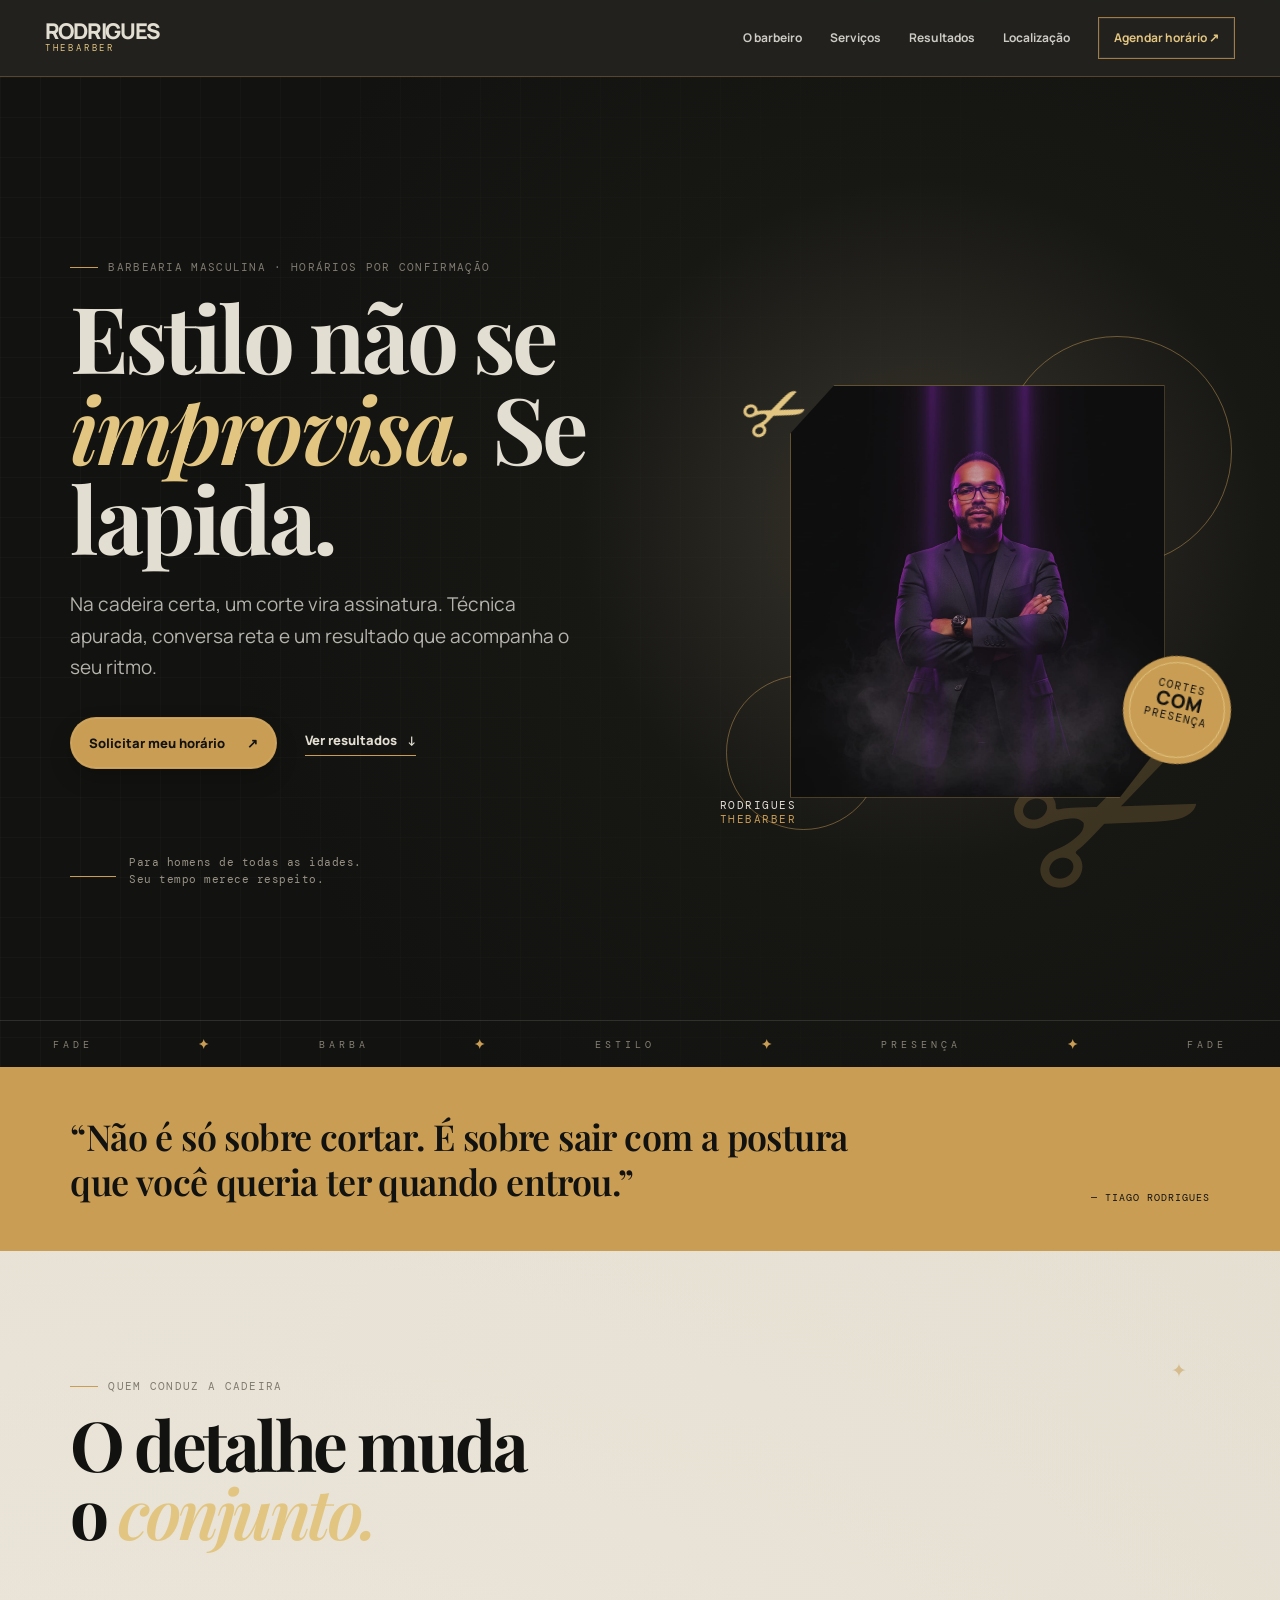
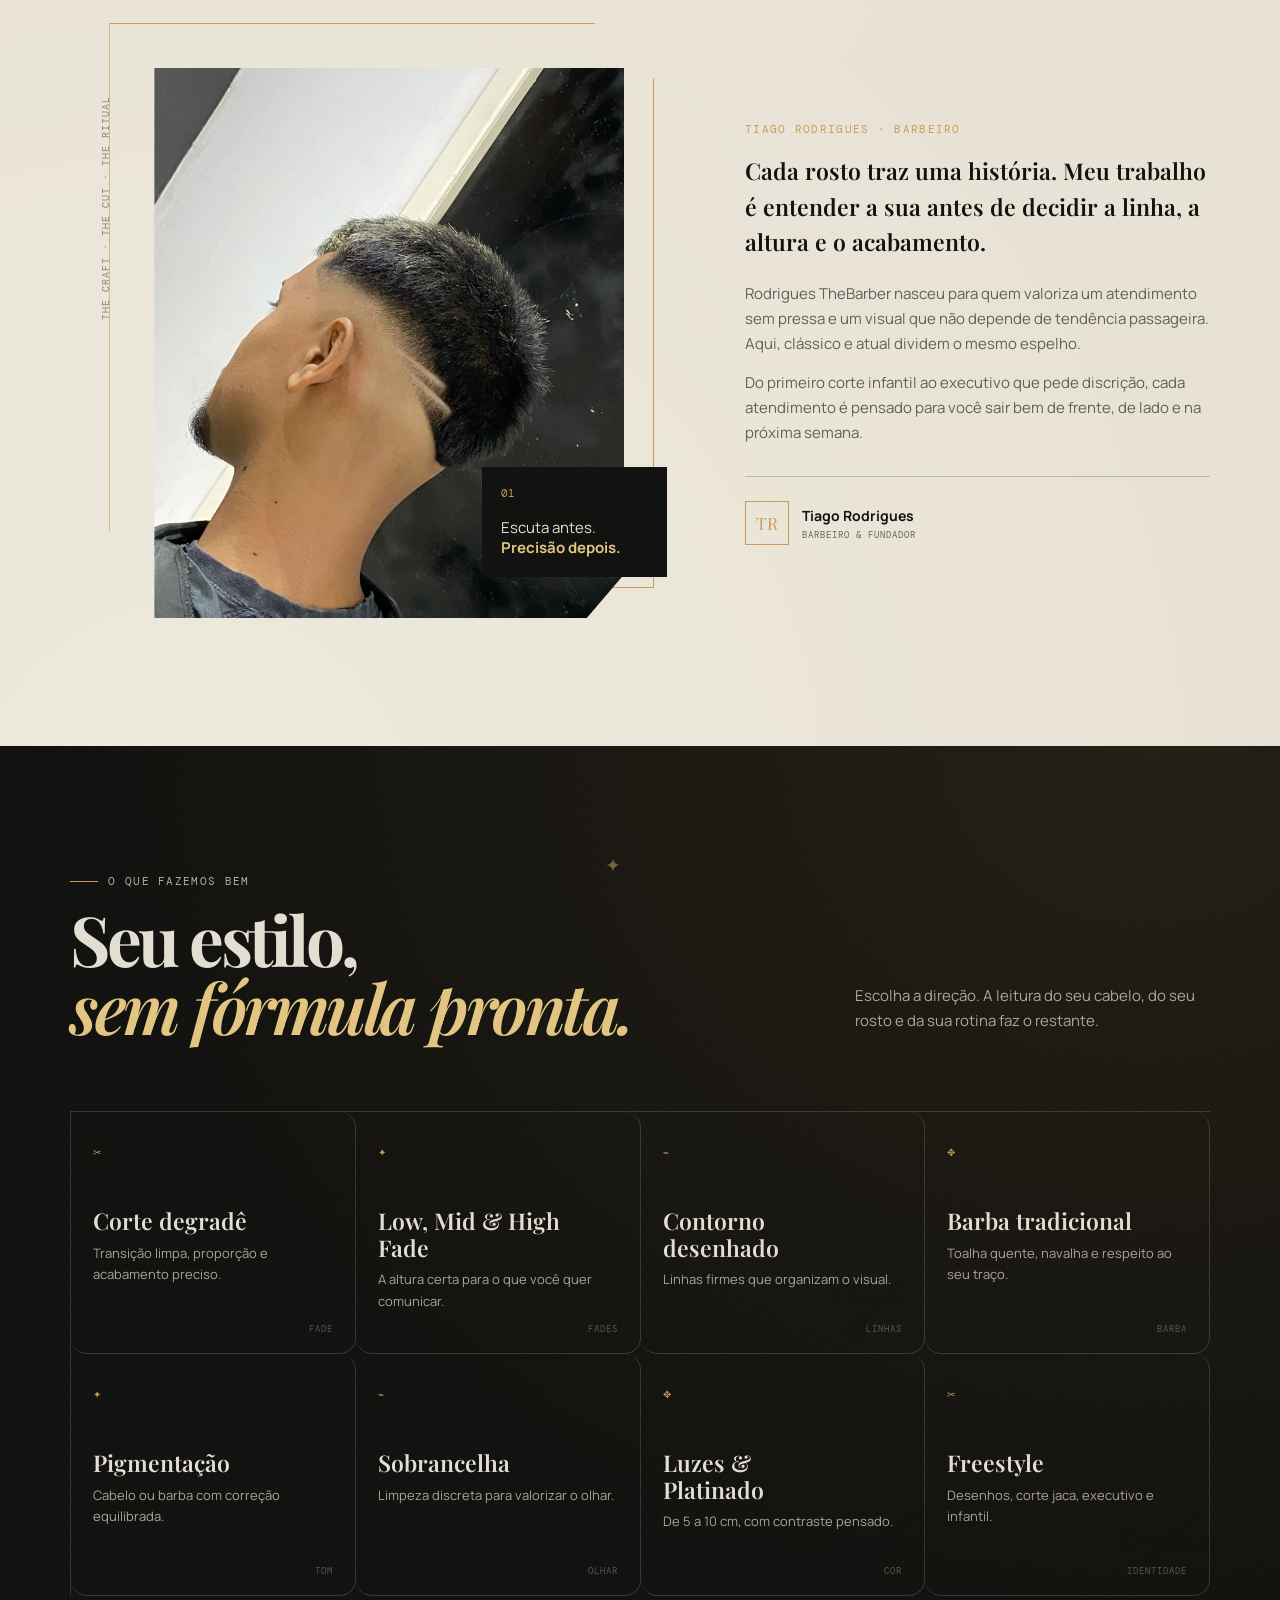
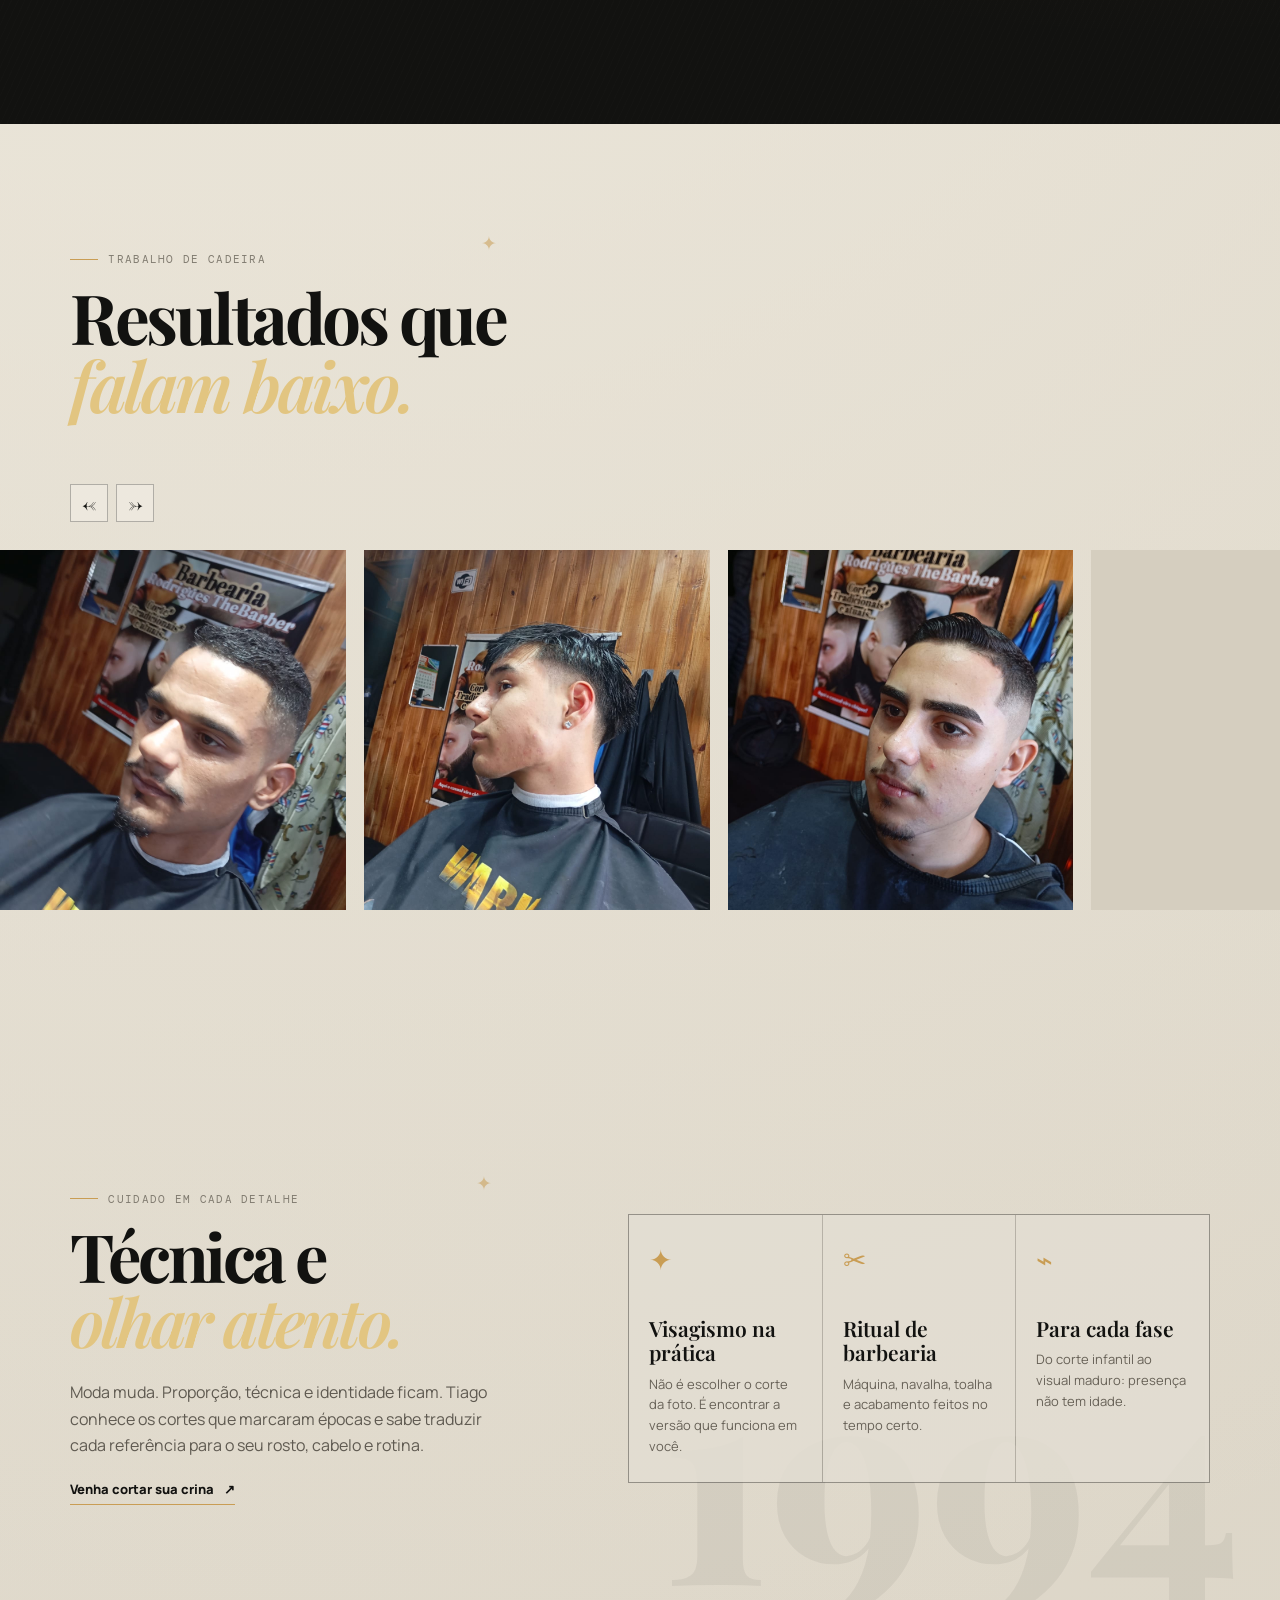
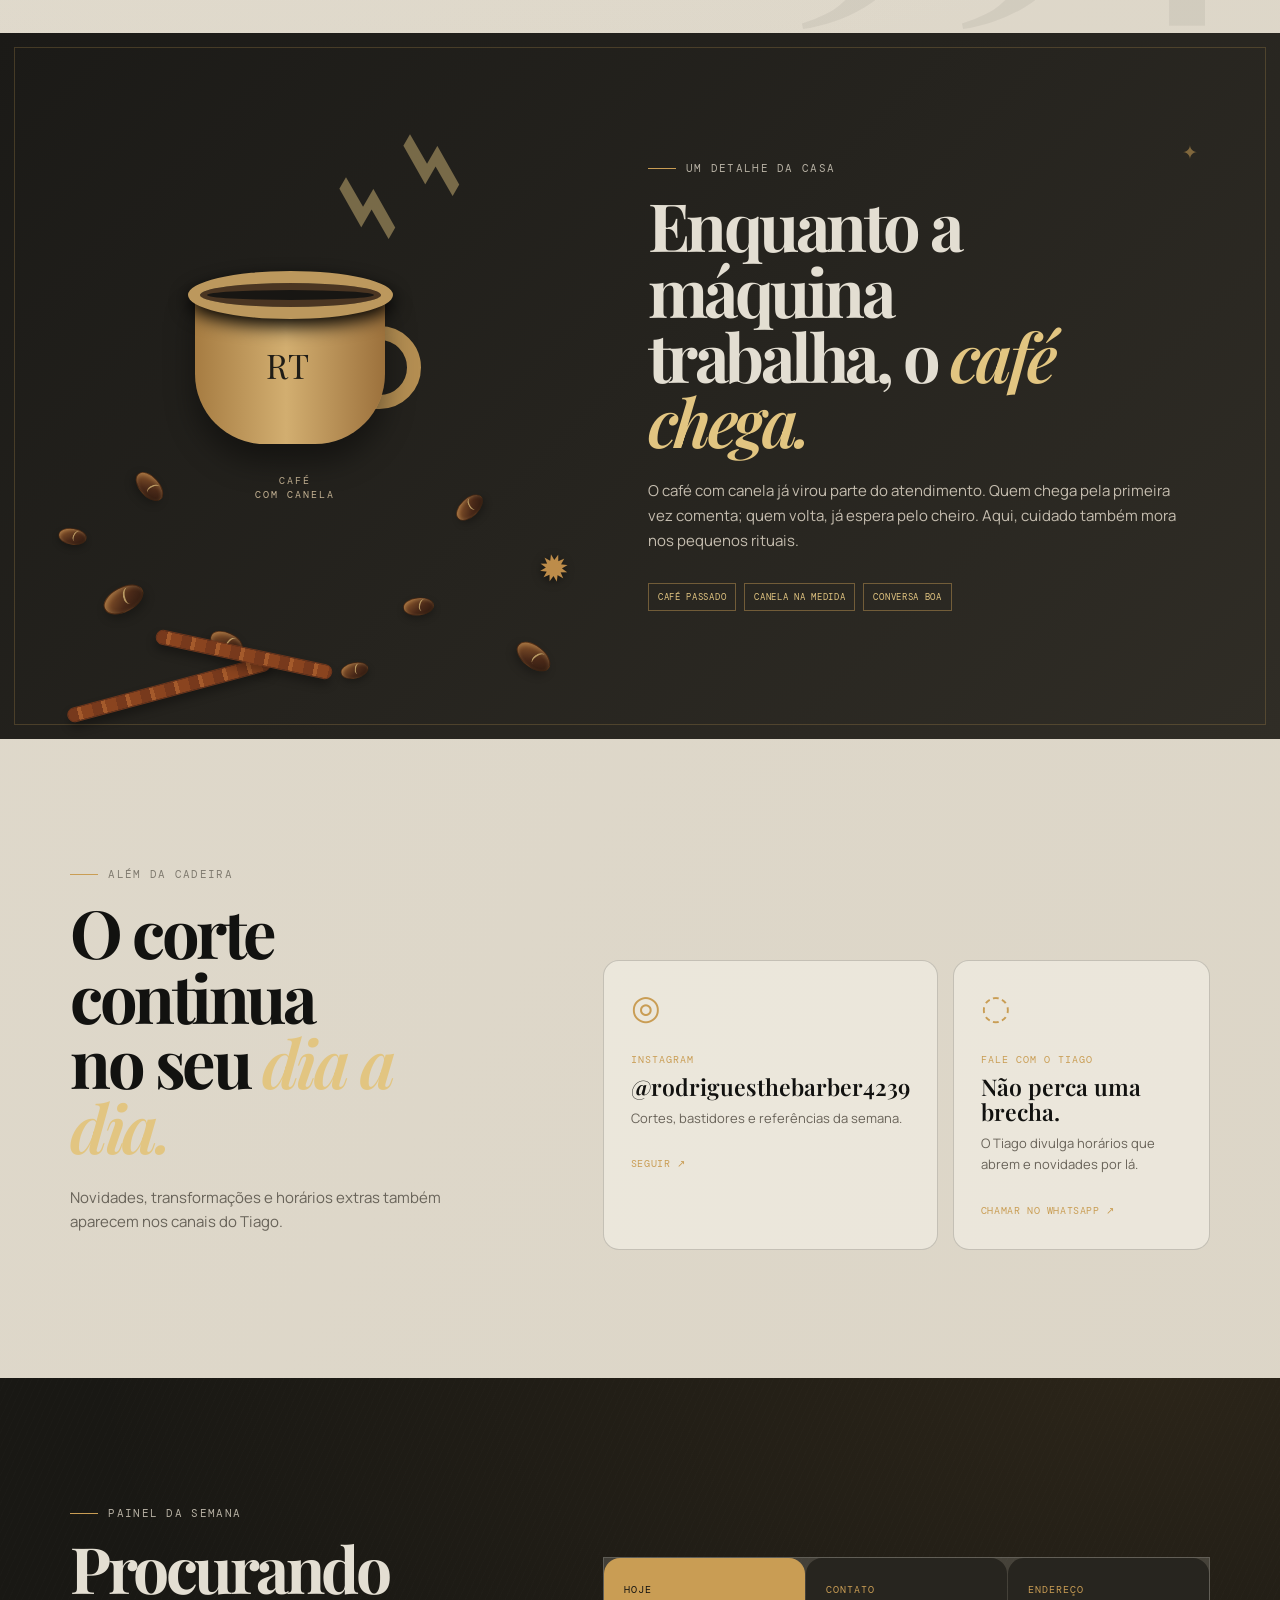
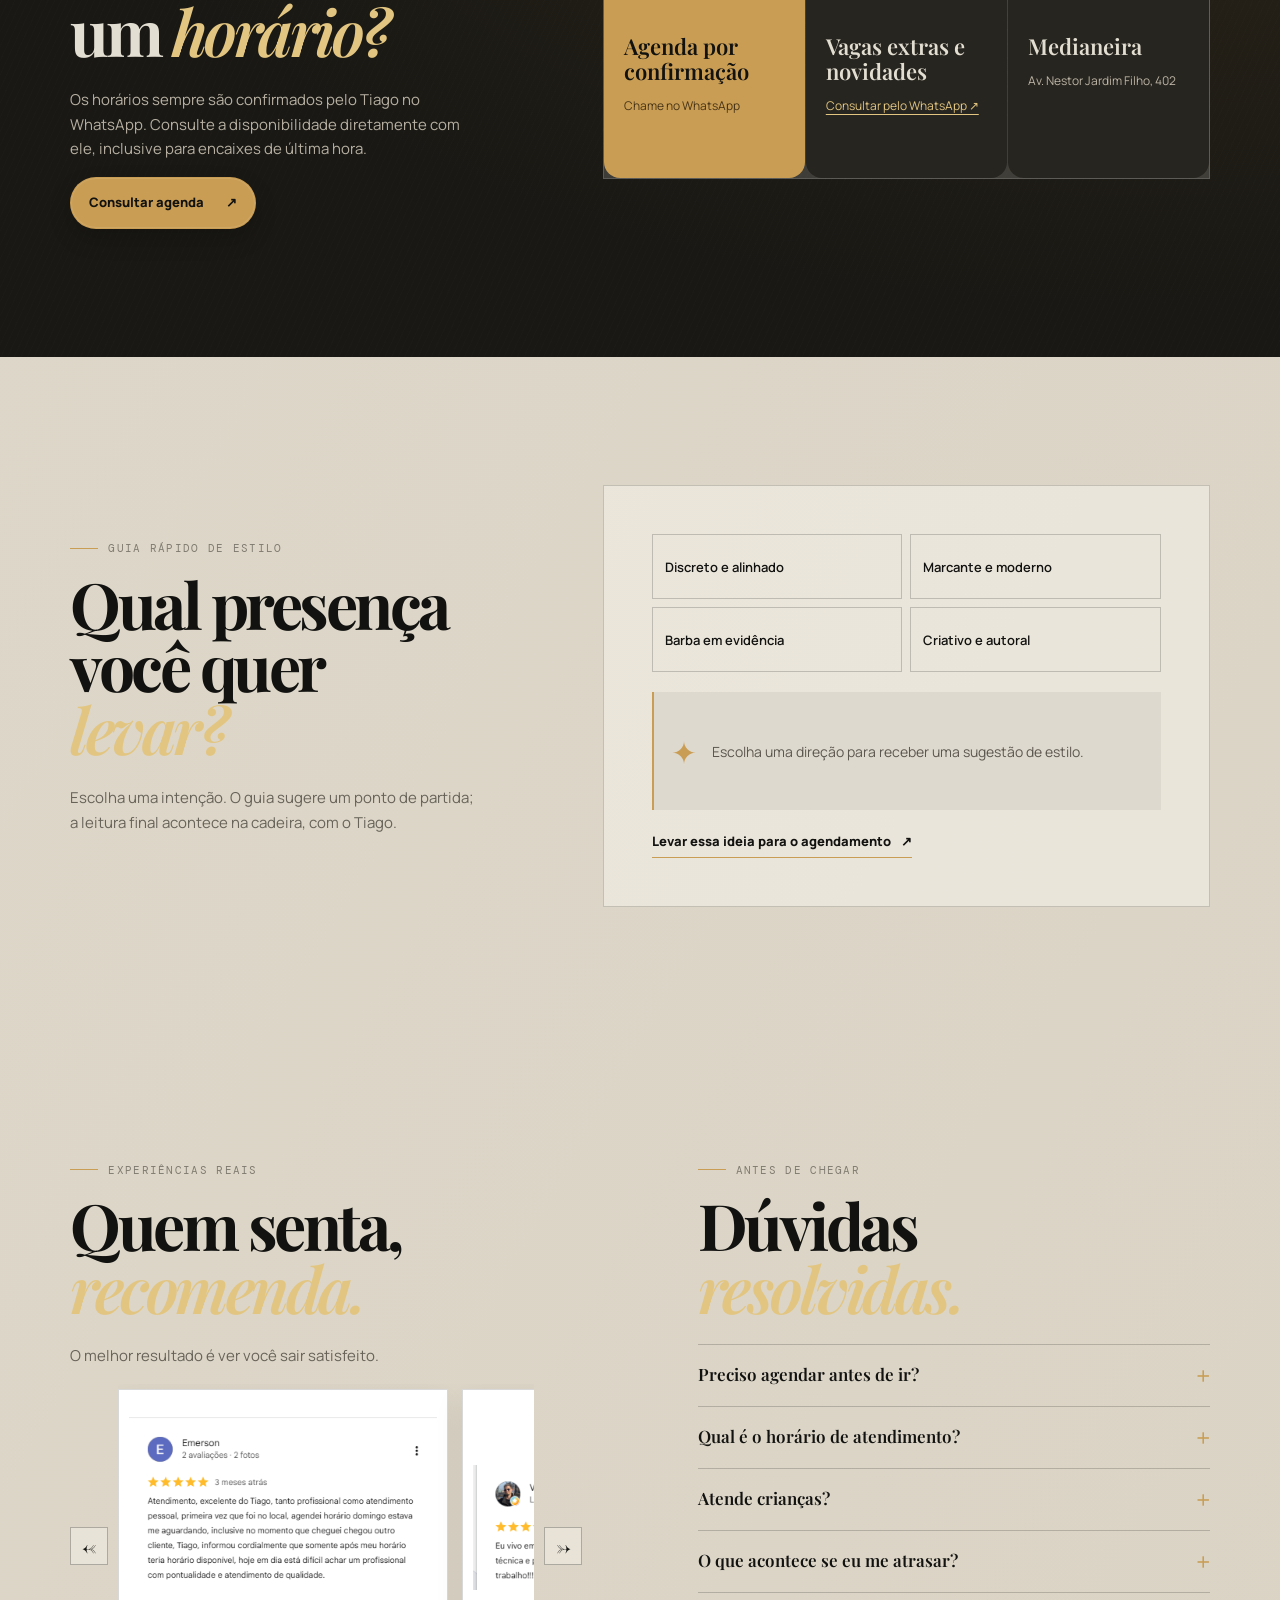
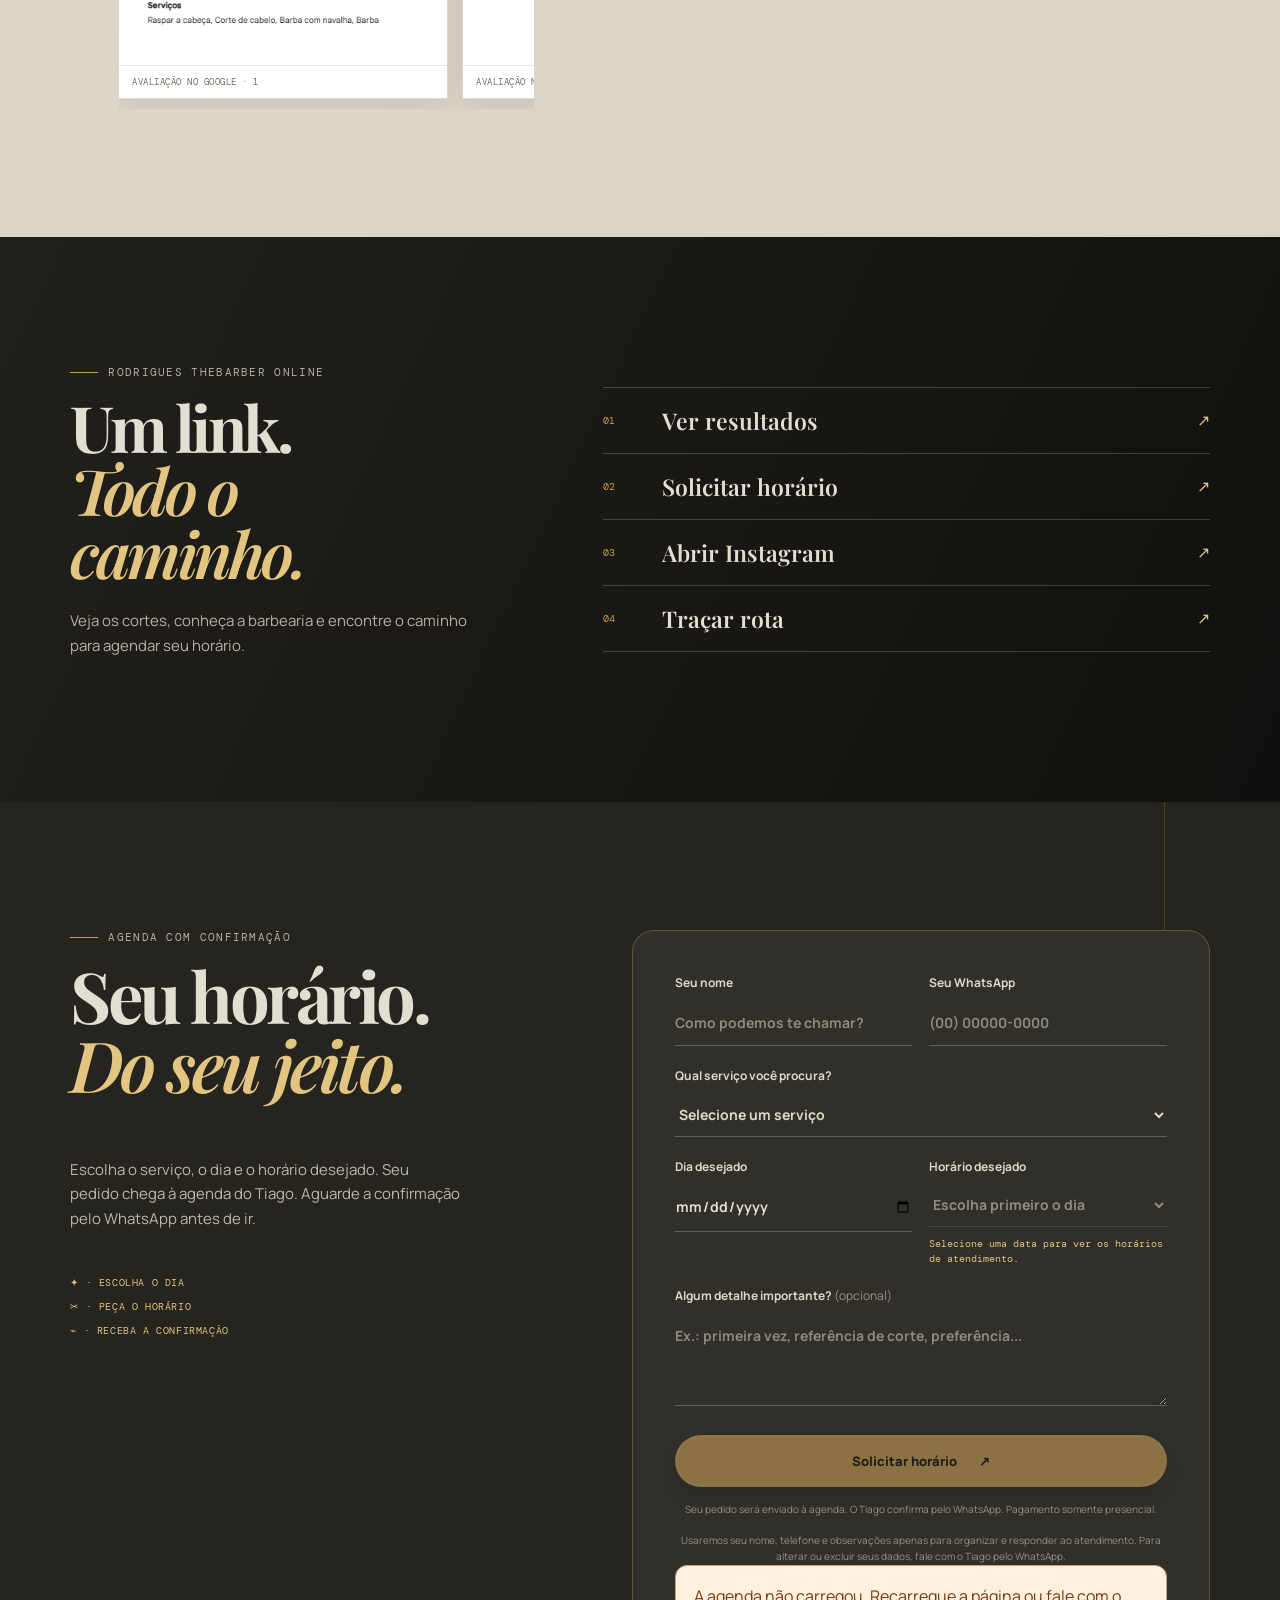
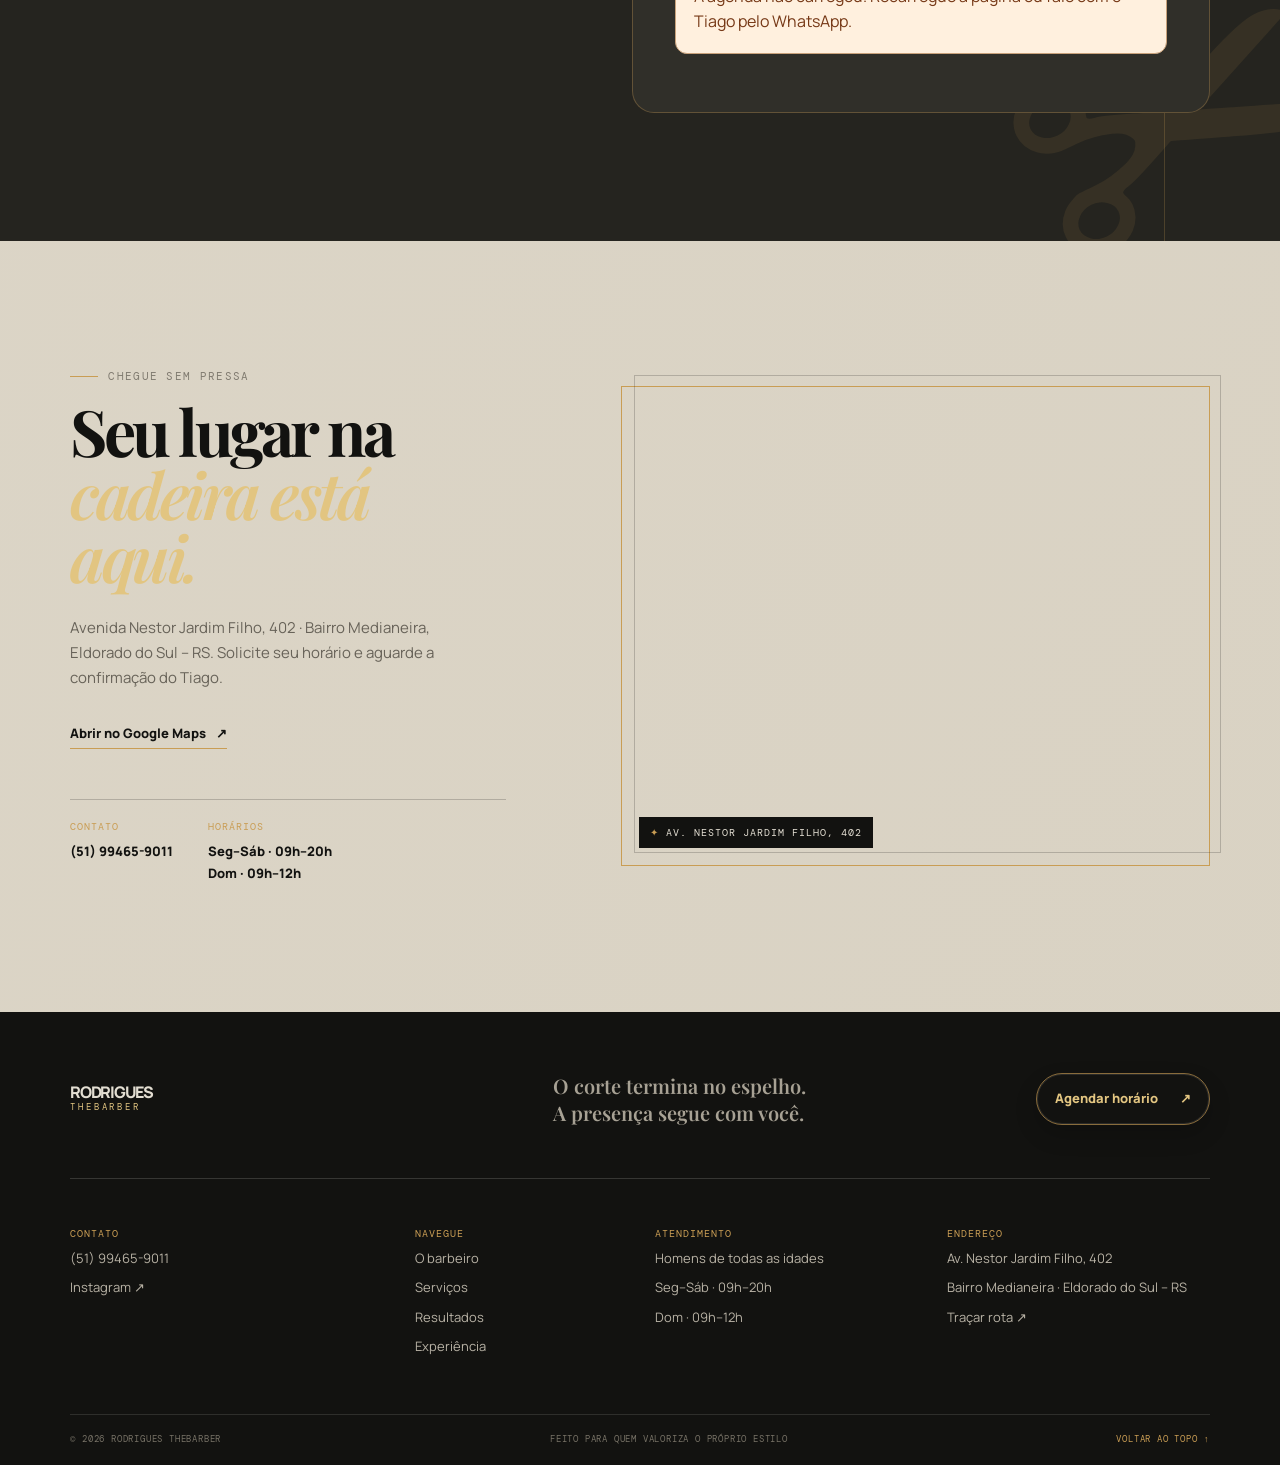
<file: index.html>
<!DOCTYPE html>

<html lang="pt-BR">
<head>
<meta charset="utf-8"/>
<meta content="width=device-width, initial-scale=1.0" name="viewport"/>
<meta content="Rodrigues TheBarber — técnica, cuidado e presença para homens de todas as idades." name="description"/>
<title>Rodrigues TheBarber | Tiago Rodrigues</title>
<link href="https://fonts.googleapis.com" rel="preconnect"/>
<link crossorigin="" href="https://fonts.gstatic.com" rel="preconnect"/>
<link href="https://fonts.googleapis.com/css2?family=DM+Mono&amp;family=Manrope:wght@400;500;600;700;800&amp;family=Playfair+Display:ital,wght@0,600;0,700;0,800;1,600&amp;display=swap" rel="stylesheet"/>
<link href="css/cabeca.css" rel="stylesheet"/>
<link href="css/upgrade.css" rel="stylesheet"/>
<link href="css/advanced.css" rel="stylesheet"/>
<link href="css/advanced2.css" rel="stylesheet"/>
<link href="css/responsive-fixes.css" rel="stylesheet"/>
<script type="application/ld+json">
    {"@context":"https://schema.org","@type":"BarberShop","name":"Rodrigues TheBarber","description":"Barbearia masculina com Tiago Rodrigues, barbeiro e visagista.","telephone":"+5551994659011","address":{"@type":"PostalAddress","streetAddress":"Avenida Nestor Jardim Filho, 402","addressLocality":"Eldorado do Sul","addressRegion":"RS","addressCountry":"BR"},"openingHours":["Mo-Sa 09:00-20:00","Su 09:00-12:00"],"sameAs":["https://www.instagram.com/rodriguesthebarber4239/"]}
  </script>
<link href="css/performance.css" rel="stylesheet"/>
<style>
@media(max-width:900px){.main-nav.is-open{align-items:center!important;text-align:center!important;justify-items:center!important}.main-nav.is-open>a{justify-content:center!important;text-align:center!important;width:100%}}
.service-card,.proof-card,.status-card{border-radius:16px!important;transition:transform .35s ease,box-shadow .35s ease}.service-card:hover,.proof-card:hover{transform:translateY(-3px);box-shadow:0 12px 28px #00000016}.button{border-radius:40px!important;transition:box-shadow .35s ease,transform .35s ease}.button:hover{box-shadow:0 5px 22px #ad8b4930}.booking-form{border-radius:22px!important}.services,.status{background-image:radial-gradient(ellipse at 90% 0%,#a87b3a20,transparent 65%),repeating-linear-gradient(115deg,transparent 0 5px,#ffffff02 5px 6px)!important}.booking-honey{position:absolute!important;left:-10000px!important;width:1px;height:1px;overflow:hidden}.booking-result{padding:18px!important;background:#e9f2de!important;color:#263e25!important;border:1px solid #acc09b;border-radius:12px;line-height:1.6}.booking-result.error{background:#fff0de!important;color:#763816!important;border-color:#c8a17a}.button:disabled{opacity:.6;cursor:wait}
@media(prefers-reduced-motion:reduce){.service-card,.proof-card,.button{transition:none!important;transform:none!important}}
</style>
</head>
<body>
<a class="skip-link" href="#conteudo">Pular para conteúdo</a>
<div aria-hidden="true" class="ambient-tools">
<span>✂</span><span>✦</span><span>✥</span><span>⌁</span><span>✧</span><span>✂</span><span>✥</span>
<span>✦</span><span>⌁</span><span>✂</span><span>✧</span><span>✥</span><span>✦</span><span>⌁</span>
<span>✥</span><span>✂</span><span>✦</span><span>✧</span><span>⌁</span><span>✥</span><span>✂</span>
<span>✧</span><span>✦</span><span>✥</span><span>⌁</span><span>✂</span><span>✧</span><span>✦</span>
</div>
<header class="site-header" id="inicio">
<div class="nav-shell">
<a aria-label="Rodrigues TheBarber - início" class="brand" href="#inicio"><span class="brand-name">Rodrigues <em>TheBarber</em></span></a>
<button aria-controls="menu-principal" aria-expanded="false" class="menu-toggle" type="button">
<span class="sr-only">Abrir menu</span><i></i><i></i>
</button>
<nav aria-label="Navegação principal" class="main-nav" id="menu-principal">
<a href="#o-barbeiro">O barbeiro</a><a href="#servicos">Serviços</a><a href="#resultados">Resultados</a><a href="#localizacao">Localização</a><a class="nav-cta" href="#agendamento">Agendar horário <b>↗</b></a>
</nav>
</div>
</header>
<main id="conteudo">
<section class="hero section-pad">
<div class="hero-grid">
<div class="hero-copy reveal">
<p class="eyebrow">
<span></span>Barbearia masculina · horários por confirmação
            </p>
<h1>Estilo não se<br/><i>improvisa.</i> Se lapida.</h1>
<p class="hero-text">
              Na cadeira certa, um corte vira assinatura. Técnica apurada,
              conversa reta e um resultado que acompanha o seu ritmo.
            </p>
<div class="hero-actions">
<a class="button button-gold" href="#agendamento">Solicitar meu horário <b>↗</b></a><a class="text-link" href="#resultados">Ver resultados <b>↓</b></a>
</div>
<div class="hero-note">
<span></span>
<p>
                Para homens de todas as idades.<br/>Seu tempo merece respeito.
              </p>
</div>
</div>
<div aria-label="Tiago Rodrigues, barbeiro" class="hero-visual reveal reveal-delay">
<div class="orbit orbit-one"></div>
<div class="orbit orbit-two"></div>
<div class="hero-photo">
<div class="photo-placeholder dark">
<strong>✦</strong><span>RODRIGUES<br/>THEBARBER</span>
<img alt="Low fade realizado por Tiago Rodrigues" class="gallery-image" decoding="async" onerror="this.classList.add('is-missing')" src="fotos/foto-591c0e1e5d89c3.jpg"/>
</div>
</div>
<div class="hero-stamp">
              CORTES<br/><strong>COM</strong><br/>PRESENÇA
            </div>
<div aria-hidden="true" class="hero-tool">✂</div>
<div class="hero-caption">
              RODRIGUES<br/><span>THEBARBER</span>
</div>
</div>
</div>
<div aria-hidden="true" class="hero-bottom">
<span>FADE</span><b>✦</b><span>BARBA</span><b>✦</b><span>ESTILO</span><b>✦</b><span>PRESENÇA</span><b>✦</b><span>FADE</span>
</div>
</section>
<section class="intro-band">
<p>
          “Não é só sobre cortar. É sobre sair com a postura que você queria ter
          quando entrou.”
        </p>
<span>— TIAGO RODRIGUES</span>
</section>
<section class="about section-pad" id="o-barbeiro">
<div class="section-heading reveal">
<p class="eyebrow"><span></span>Quem conduz a cadeira</p>
<h2>O detalhe muda<br/>o <i>conjunto.</i></h2>
</div>
<div class="about-grid">
<div class="about-frame reveal">
<div class="frame-backdrop"></div>
<div class="barber-photo">
<img alt="Low fade realizado por Tiago Rodrigues" class="gallery-image" decoding="async" onerror="this.classList.add('is-missing')" src="fotos/foto-ca2a9fb99b0413.jpg"/>
</div>
<div class="frame-card">
<span>01</span>
<p>Escuta antes.<br/><strong>Precisão depois.</strong></p>
</div>
<div class="vertical-type">THE CRAFT · THE CUT · THE RITUAL</div>
</div>
<div class="about-copy reveal reveal-delay">
<p class="overline">TIAGO RODRIGUES · BARBEIRO</p>
<p class="lead">
              Cada rosto traz uma história. Meu trabalho é entender a sua antes
              de decidir a linha, a altura e o acabamento.
            </p>
<p>
              Rodrigues TheBarber nasceu para quem valoriza um atendimento sem
              pressa e um visual que não depende de tendência passageira. Aqui,
              clássico e atual dividem o mesmo espelho.
            </p>
<p>
              Do primeiro corte infantil ao executivo que pede discrição, cada
              atendimento é pensado para você sair bem de frente, de lado e na
              próxima semana.
            </p>
<div class="about-signature">
<span>TR</span>
<div>
<strong>Tiago Rodrigues</strong><small>BARBEIRO &amp; FUNDADOR</small>
</div>
</div>
</div>
</div>
</section>
<section class="services section-pad" id="servicos">
<div class="services-top">
<div class="section-heading reveal">
<p class="eyebrow light"><span></span>O que fazemos bem</p>
<h2>Seu estilo,<br/><i>sem fórmula pronta.</i></h2>
</div>
<p class="services-intro reveal">
            Escolha a direção. A leitura do seu cabelo, do seu rosto e da sua
            rotina faz o restante.
          </p>
</div>
<div class="services-grid">
<article class="service-card reveal">
<span aria-hidden="true">✂</span>
<h3>Corte degradê</h3>
<p>Transição limpa, proporção e acabamento preciso.</p>
<b>FADE</b>
</article>
<article class="service-card reveal">
<span aria-hidden="true">✦</span>
<h3>Low, Mid &amp; High Fade</h3>
<p>A altura certa para o que você quer comunicar.</p>
<b>FADES</b>
</article>
<article class="service-card reveal">
<span aria-hidden="true">⌁</span>
<h3>Contorno desenhado</h3>
<p>Linhas firmes que organizam o visual.</p>
<b>LINHAS</b>
</article>
<article class="service-card reveal">
<span aria-hidden="true">✥</span>
<h3>Barba tradicional</h3>
<p>Toalha quente, navalha e respeito ao seu traço.</p>
<b>BARBA</b>
</article>
<article class="service-card reveal">
<span aria-hidden="true">✦</span>
<h3>Pigmentação</h3>
<p>Cabelo ou barba com correção equilibrada.</p>
<b>TOM</b>
</article>
<article class="service-card reveal">
<span aria-hidden="true">⌁</span>
<h3>Sobrancelha</h3>
<p>Limpeza discreta para valorizar o olhar.</p>
<b>OLHAR</b>
</article>
<article class="service-card reveal">
<span aria-hidden="true">✥</span>
<h3>Luzes &amp; Platinado</h3>
<p>De 5 a 10 cm, com contraste pensado.</p>
<b>COR</b>
</article>
<article class="service-card reveal">
<span aria-hidden="true">✂</span>
<h3>Freestyle</h3>
<p>Desenhos, corte jaca, executivo e infantil.</p>
<b>IDENTIDADE</b>
</article>
</div>
</section>
<section class="gallery section-pad" id="resultados">
<div class="gallery-head">
<div class="section-heading reveal">
<p class="eyebrow"><span></span>Trabalho de cadeira</p>
<h2>Resultados que<br/><i>falam baixo.</i></h2>
</div>
</div>
<div aria-label="Controles da galeria" class="gallery-toolbar reveal">

<div class="carousel-buttons"><button aria-label="Ver fotos anteriores" class="carousel-button" id="gallery-prev" type="button">←</button><button aria-label="Ver próximas fotos" class="carousel-button" id="gallery-next" type="button">→</button></div>
</div>
<div aria-label="Galeria de resultados em carrossel" class="gallery-grid">
<figure class="gallery-item tall reveal">
<img alt="Foto de trabalho da barbearia Rodrigues TheBarber" class="gallery-image" decoding="async" loading="lazy" onerror="this.classList.add('is-missing')" src="fotos/foto-669f1db30253d1.jpeg"/>


</figure>

<figure class="gallery-item wide reveal">
<img alt="Foto de trabalho da barbearia Rodrigues TheBarber" class="gallery-image" decoding="async" loading="lazy" onerror="this.classList.add('is-missing')" src="fotos/foto-7ff15eb118e262.jpeg"/>


</figure>
<figure class="gallery-item reveal">
<img alt="Foto de trabalho da barbearia Rodrigues TheBarber" class="gallery-image" decoding="async" loading="lazy" onerror="this.classList.add('is-missing')" src="fotos/foto-dec04008225112.jpeg"/>


</figure>
<figure class="gallery-item reveal">
<img alt="Foto de trabalho da barbearia Rodrigues TheBarber" class="gallery-image" decoding="async" loading="lazy" onerror="this.classList.add('is-missing')" src="fotos/foto-82e6ddbb98d413.jpeg"/>


</figure>
<figure class="gallery-item tall reveal">
<img alt="Foto de trabalho da barbearia Rodrigues TheBarber" class="gallery-image" decoding="async" loading="lazy" onerror="this.classList.add('is-missing')" src="fotos/foto-ff965365854b2e.jpg"/>


</figure>
<figure class="gallery-item reveal">
<img alt="Foto de trabalho da barbearia Rodrigues TheBarber" class="gallery-image" decoding="async" loading="lazy" onerror="this.classList.add('is-missing')" src="fotos/foto-9faac7a72f4741.jpeg"/>


</figure>
<figure class="gallery-item reveal">
<img alt="Foto de trabalho da barbearia Rodrigues TheBarber" class="gallery-image" decoding="async" loading="lazy" onerror="this.classList.add('is-missing')" src="fotos/foto-6b78f1ada9f92d.jpg"/>


</figure>
<figure class="gallery-item wide reveal">
<img alt="Foto de trabalho da barbearia Rodrigues TheBarber" class="gallery-image" decoding="async" loading="lazy" onerror="this.classList.add('is-missing')" src="fotos/foto-86c8d06b00e91b.jpeg"/>


</figure>
<figure class="gallery-item reveal">
<img alt="Foto de trabalho da barbearia Rodrigues TheBarber" class="gallery-image" decoding="async" loading="lazy" onerror="this.classList.add('is-missing')" src="fotos/foto-be37f151077bc7.jpeg"/>


</figure>
<figure class="gallery-item tall reveal">
<img alt="Foto de trabalho da barbearia Rodrigues TheBarber" class="gallery-image" decoding="async" loading="lazy" onerror="this.classList.add('is-missing')" src="fotos/foto-4796924f19ab93.jpeg"/>


</figure>
<figure class="gallery-item reveal">
<img alt="Foto de trabalho da barbearia Rodrigues TheBarber" class="gallery-image" decoding="async" loading="lazy" onerror="this.classList.add('is-missing')" src="fotos/foto-7f621c774b5015.jpg"/>


</figure>
<figure class="gallery-item reveal">
<img alt="Foto de trabalho da barbearia Rodrigues TheBarber" class="gallery-image" decoding="async" loading="lazy" onerror="this.classList.add('is-missing')" src="fotos/foto-a9c0309ac2beaf.jpg"/>


</figure>
<figure class="gallery-item reveal">
<img alt="Foto de trabalho da barbearia Rodrigues TheBarber" class="gallery-image" decoding="async" loading="lazy" onerror="this.classList.add('is-missing')" src="fotos/foto-77c5314e6a605c.jpg"/>


</figure>
<figure class="gallery-item wide reveal">
<img alt="Foto de trabalho da barbearia Rodrigues TheBarber" class="gallery-image" decoding="async" loading="lazy" onerror="this.classList.add('is-missing')" src="fotos/foto-55b3ea342e1f6e.jpg"/>


</figure>
<figure class="gallery-item reveal">
<img alt="Foto de trabalho da barbearia Rodrigues TheBarber" class="gallery-image" decoding="async" loading="lazy" onerror="this.classList.add('is-missing')" src="fotos/foto-fa97eae26abc12.png"/>


</figure>
</div>
</section>
<section class="experience section-pad" id="experiencia">
<div class="experience-copy reveal">
<p class="eyebrow"><span></span>Cuidado em cada detalhe</p>
<h2>Técnica e<br/><i>olhar atento.</i></h2>
<p>
            Moda muda. Proporção, técnica e identidade ficam. Tiago conhece os
            cortes que marcaram épocas e sabe traduzir cada referência para o
            seu rosto, cabelo e rotina.
          </p>
<a class="text-link" href="#agendamento">Venha cortar sua crina <b>↗</b></a>
</div>
<div class="experience-list reveal reveal-delay">
<article>
<span>✦</span>
<h3>Visagismo na prática</h3>
<p>
              Não é escolher o corte da foto. É encontrar a versão que funciona
              em você.
            </p>
</article>
<article>
<span>✂</span>
<h3>Ritual de barbearia</h3>
<p>Máquina, navalha, toalha e acabamento feitos no tempo certo.</p>
</article>
<article>
<span>⌁</span>
<h3>Para cada fase</h3>
<p>Do corte infantil ao visual maduro: presença não tem idade.</p>
</article>
</div>
</section>
<section class="coffee section-pad">
<div aria-hidden="true" class="coffee-steam">⌁</div>
<div aria-hidden="true" class="coffee-steam second">⌁</div>
<div aria-hidden="true" class="coffee-ingredients">
<span class="coffee-bean"></span><span class="coffee-bean"></span>
<span class="coffee-bean"></span><span class="coffee-bean"></span>
<span class="coffee-bean"></span><span class="coffee-bean"></span>
<span class="coffee-bean"></span><span class="coffee-bean"></span>
<span class="cinnamon-stick"></span><span class="cinnamon-stick"></span>
<span class="coffee-spice">✹</span>
</div>
<div aria-hidden="true" class="coffee-cup reveal">
<div class="cup-rim"></div>
<div class="cup-body"><span>RT</span></div>
<div class="cup-handle"></div>
<p>CAFÉ<br/>COM CANELA</p>
</div>
<div class="coffee-copy reveal reveal-delay">
<p class="eyebrow light"><span></span>Um detalhe da casa</p>
<h2>Enquanto a máquina<br/>trabalha, o <i>café chega.</i></h2>
<p>
            O café com canela já virou parte do atendimento. Quem chega pela
            primeira vez comenta; quem volta, já espera pelo cheiro. Aqui,
            cuidado também mora nos pequenos rituais.
          </p>
<div class="coffee-tags">
<span>CAFÉ PASSADO</span><span>CANELA NA MEDIDA</span><span>CONVERSA BOA</span>
</div>
</div>
</section>
<section class="social-proof section-pad">
<div class="proof-heading reveal">
<p class="eyebrow"><span></span>Além da cadeira</p>
<h2>O corte continua<br/>no seu <i>dia a dia.</i></h2>
<p>
            Novidades, transformações e horários extras também aparecem nos
            canais do Tiago.
          </p>
</div>
<div class="proof-cards">
<a class="proof-card reveal" href="https://www.instagram.com/rodriguesthebarber4239/" rel="noopener" target="_blank"><span class="proof-icon">◎</span><small>INSTAGRAM</small>
<h3>@rodriguesthebarber4239</h3>
<p>Cortes, bastidores e referências da semana.</p>
<b>SEGUIR ↗</b></a>
<a class="proof-card reveal reveal-delay" href="https://wa.me/5551994659011" rel="noopener" target="_blank"><span class="proof-icon">◌</span><small>FALE COM O TIAGO</small>
<h3>Não perca uma brecha.</h3>
<p>O Tiago divulga horários que abrem e novidades por lá.</p>
<b>CHAMAR NO WHATSAPP ↗</b></a>
</div>
</section>

<section class="status section-pad" id="status">
<div class="status-heading reveal"><p class="eyebrow light"><span></span>Painel da semana</p><h2>Procurando<br/>um <i>horário?</i></h2><p>Os horários sempre são confirmados pelo Tiago no WhatsApp. Consulte a disponibilidade diretamente com ele, inclusive para encaixes de última hora.</p><a class="button button-gold" href="https://wa.me/5551994659011?text=Ol%C3%A1%20Tiago!%20Quero%20saber%20os%20hor%C3%A1rios%20dispon%C3%ADveis." rel="noopener" target="_blank">Consultar agenda <b>↗</b></a></div>
<div class="status-board reveal reveal-delay"><div class="status-card open"><small>HOJE</small><strong>Agenda por confirmação</strong><span>Chame no WhatsApp</span></div><div class="status-card"><small>CONTATO</small><strong>Vagas extras e novidades</strong><a href="https://wa.me/5551994659011" rel="noopener" target="_blank">Consultar pelo WhatsApp ↗</a></div><div class="status-card"><small>ENDEREÇO</small><strong>Medianeira</strong><span>Av. Nestor Jardim Filho, 402</span></div></div>
</section>
<section class="style-lab section-pad" id="guia-estilo">
<div class="style-copy reveal"><p class="eyebrow"><span></span>Guia rápido de estilo</p><h2>Qual presença<br/>você quer <i>levar?</i></h2><p>Escolha uma intenção. O guia sugere um ponto de partida; a leitura final acontece na cadeira, com o Tiago.</p></div>
<div class="style-panel reveal reveal-delay"><div aria-label="Escolha seu objetivo" class="style-options" role="group"><button data-style="discreto" type="button">Discreto e alinhado</button><button data-style="marcante" type="button">Marcante e moderno</button><button data-style="barba" type="button">Barba em evidência</button><button data-style="criativo" type="button">Criativo e autoral</button></div><div aria-live="polite" class="style-result" id="style-result"><span>✦</span><p>Escolha uma direção para receber uma sugestão de estilo.</p></div><a class="text-link" href="#agendamento" id="style-book-link">Levar essa ideia para o agendamento <b>↗</b></a></div>
</section>
<section class="reviews-faq section-pad" id="duvidas">
<div class="reviews reveal"><p class="eyebrow"><span></span>Experiências reais</p><h2>Quem senta,<br/><i>recomenda.</i></h2><p>O melhor resultado é ver você sair satisfeito.</p><div class="review-carousel"><button aria-label="Ver avaliações anteriores" class="carousel-button" id="review-prev" type="button">←</button><div aria-label="Avaliações de clientes" class="review-strip" id="review-track" tabindex="0">
<figure class="review-card"><img alt="Avaliação de cliente no Google" decoding="async" loading="lazy" src="fotos/foto-454aee8e1c8bf5.png"/><figcaption>Avaliação no Google · 1</figcaption></figure>
<figure class="review-card"><img alt="Avaliação de cliente no Google" decoding="async" loading="lazy" src="fotos/foto-8d26b536a93423.png"/><figcaption>Avaliação no Google · 2</figcaption></figure>
<figure class="review-card"><img alt="Avaliação de cliente no Google" decoding="async" loading="lazy" src="fotos/foto-2da93ebecaffac.png"/><figcaption>Avaliação no Google · 3</figcaption></figure>
<figure class="review-card"><img alt="Avaliação de cliente no Google" decoding="async" loading="lazy" src="fotos/foto-d25726f2ae170b.png"/><figcaption>Avaliação no Google · 4</figcaption></figure>
<figure class="review-card"><img alt="Avaliação de cliente no Google" decoding="async" loading="lazy" src="fotos/foto-fa2433f5c5da5b.png"/><figcaption>Avaliação no Google · 5</figcaption></figure>
<figure class="review-card"><img alt="Avaliação de cliente no Google" decoding="async" loading="lazy" src="fotos/foto-405d495da64463.png"/><figcaption>Avaliação no Google · 6</figcaption></figure>
<figure class="review-card"><img alt="Avaliação de cliente no Google" decoding="async" loading="lazy" src="fotos/foto-d8fa1e621b5a8d.png"/><figcaption>Avaliação no Google · 7</figcaption></figure>
<figure class="review-card"><img alt="Avaliação de cliente no Google" decoding="async" loading="lazy" src="fotos/foto-678dfac62d272a.png"/><figcaption>Avaliação no Google · 8</figcaption></figure>
<figure class="review-card"><img alt="Avaliação de cliente no Google" decoding="async" loading="lazy" src="fotos/foto-42ab401fa02767.png"/><figcaption>Avaliação no Google · 9</figcaption></figure>
<figure class="review-card"><img alt="Avaliação de cliente no Google" decoding="async" loading="lazy" src="fotos/foto-f7ee14068d3cd8.png"/><figcaption>Avaliação no Google · 10</figcaption></figure>
</div><button aria-label="Ver próximas avaliações" class="carousel-button" id="review-next" type="button">→</button></div></div>
<div class="faq reveal reveal-delay"><p class="eyebrow"><span></span>Antes de chegar</p><h2>Dúvidas<br/><i>resolvidas.</i></h2><details><summary>Preciso agendar antes de ir?</summary><p>Recomendamos solicitar um horário pelo formulário e aguardar a confirmação do Tiago. Encaixes sem agendamento dependem da disponibilidade.</p></details><details><summary>Qual é o horário de atendimento?</summary><p>De segunda a sábado, das 09h às 20h. Aos domingos, das 09h às 12h.</p></details><details><summary>Atende crianças?</summary><p>Sim. A barbearia atende homens de todas as idades, incluindo corte infantil.</p></details><details><summary>O que acontece se eu me atrasar?</summary><p>Avise pelo WhatsApp assim que puder. O Tiago verifica a possibilidade de ajustar seu atendimento.</p></details></div>
</section>
<section class="link-hub section-pad" id="links"><div class="link-hub-copy reveal"><p class="eyebrow light"><span></span>Rodrigues TheBarber online</p><h2>Um link.<br/><i>Todo o caminho.</i></h2><p>Veja os cortes, conheça a barbearia e encontre o caminho para agendar seu horário.</p></div><div class="link-hub-links reveal reveal-delay"><a href="#resultados"><span>01</span> Ver resultados <b>↗</b></a><a href="#agendamento"><span>02</span> Solicitar horário <b>↗</b></a><a href="https://www.instagram.com/rodriguesthebarber4239/" rel="noopener" target="_blank"><span>03</span> Abrir Instagram <b>↗</b></a><a href="#localizacao"><span>04</span> Traçar rota <b>↗</b></a></div></section>

<section class="booking section-pad" id="agendamento">
<div aria-hidden="true" class="booking-decoration">✂</div>
<div class="booking-copy reveal">
<p class="eyebrow light"><span></span>Agenda com confirmação</p>
<h2>Seu horário.<br/><i>Do seu jeito.</i></h2>
<p>
            Escolha o serviço, o dia e o horário desejado. Seu pedido chega à agenda do Tiago. Aguarde a confirmação pelo WhatsApp antes de ir.
          </p>
<div class="booking-points">
<span>✦ · ESCOLHA O DIA</span><span>✂ · PEÇA O HORÁRIO</span><span>⌁ · RECEBA A CONFIRMAÇÃO</span>
</div>
</div>
<form class="booking-form reveal reveal-delay" id="booking-form">
<div class="form-row">
<label for="nome">Seu nome<input autocomplete="name" id="nome" name="nome" maxlength="70" placeholder="Como podemos te chamar?" required="" type="text"/></label><label for="telefone">Seu WhatsApp<input id="telefone" autocomplete="tel" maxlength="20" inputmode="tel" name="telefone" placeholder="(00) 00000-0000" required="" type="tel"/></label>
</div>
<label for="servico">Qual serviço você procura?<select id="servico" name="servico" required="">
<option disabled="" selected="" value="">Selecione um serviço</option>
<option>Corte degradê</option>
<option>Low fade</option>
<option>Mid fade</option>
<option>High fade</option>
<option>Contorno desenhado</option>
<option>Barba tradicional</option>
<option>Pigmentação cabelo e barba</option>
<option>Sobrancelha</option>
<option>Luzes (5 cm a 10 cm)</option>
<option>Platinado</option>
<option>Freestyle no cabelo</option>
<option>Corte jaca</option>
<option>Corte executivo</option>
<option>Corte infantil</option>
</select></label>
<div class="form-row">
<label for="data">Dia desejado<input id="data" name="data" required="" type="date"/></label><label for="horario">Horário desejado<select disabled="" id="horario" name="horario" required="">
<option selected="" value="">
                  Escolha primeiro o dia
                </option></select><small aria-live="polite" class="availability" id="availability">Selecione uma data para ver os horários de atendimento.</small></label>
</div>
<label for="mensagem">Algum detalhe importante? <span>(opcional)</span><textarea id="mensagem" name="mensagem" maxlength="300" placeholder="Ex.: primeira vez, referência de corte, preferência..." rows="3"></textarea>
</label>
<button class="button button-gold submit-button" type="submit">
            Solicitar horário <b>↗</b>
</button>
<p class="form-note">
            Seu pedido será enviado à agenda. O Tiago confirma pelo WhatsApp. Pagamento somente presencial.
          </p>
<label class="booking-honey" aria-hidden="true">Website<input name="website" type="text" tabindex="-1" autocomplete="off"></label>
<p class="form-note">Usaremos seu nome, telefone e observações apenas para organizar e responder ao atendimento. Para alterar ou excluir seus dados, fale com o Tiago pelo WhatsApp.</p>
<p id="booking-result" class="booking-result" role="status" aria-live="polite" tabindex="-1" hidden></p>
</form>
</section>
<section class="location section-pad" id="localizacao">
<div class="location-copy reveal">
<p class="eyebrow"><span></span>Chegue sem pressa</p>
<h2>Seu lugar na<br/><i>cadeira está aqui.</i></h2>
<p>
            Avenida Nestor Jardim Filho, 402 · Bairro Medianeira, Eldorado do Sul – RS. Solicite seu horário e aguarde a confirmação do Tiago.
          </p>
<a class="text-link" href="https://www.google.com/maps/search/?api=1&amp;query=Avenida+Nestor+Jardim+Filho+402+Bairro+Medianeira+Eldorado+do+Sul+RS" rel="noopener" target="_blank">Abrir no Google Maps <b>↗</b></a>
<div class="location-meta">
<div>
<small>CONTATO</small><a href="https://wa.me/5551994659011" rel="noopener" target="_blank">(51) 99465-9011</a>
</div>
<div>
<small>HORÁRIOS</small><span>Seg–Sáb · 09h–20h<br/>Dom · 09h–12h</span>
</div>
</div>
</div>
<div class="map-wrap reveal reveal-delay">
<iframe loading="lazy" referrerpolicy="no-referrer-when-downgrade" src="https://www.google.com/maps?q=Avenida%20Nestor%20Jardim%20Filho%20402%20Bairro%20Medianeira%20Eldorado%20do%20Sul%20RS&amp;z=16&amp;output=embed" title="Mapa - Rodrigues TheBarber"></iframe>
<div class="map-label">
<span>✦</span> AV. NESTOR JARDIM FILHO, 402
          </div>
</div>
</section>
</main>
<footer class="site-footer">
<div class="footer-top">
<a class="brand footer-brand" href="#inicio"><span class="brand-name">Rodrigues <em>TheBarber</em></span></a>
<p>O corte termina no espelho.<br/>A presença segue com você.</p>
<a class="button button-outline" href="#agendamento">Agendar horário <b>↗</b></a>
</div>
<div class="footer-grid">
<div>
<small>CONTATO</small><a href="https://wa.me/5551994659011" rel="noopener" target="_blank">(51) 99465-9011</a><a href="https://www.instagram.com/rodriguesthebarber4239/" rel="noopener" target="_blank">Instagram ↗</a>
</div>
<div>
<small>NAVEGUE</small><a href="#o-barbeiro">O barbeiro</a><a href="#servicos">Serviços</a><a href="#resultados">Resultados</a><a href="#experiencia">Experiência</a>
</div>
<div>
<small>ATENDIMENTO</small>
<p>Homens de todas as idades</p>
<p>Seg–Sáb · 09h–20h</p>
<p>Dom · 09h–12h</p>
</div>
<div>
<small>ENDEREÇO</small>
<p>Av. Nestor Jardim Filho, 402</p>
<p>Bairro Medianeira · Eldorado do Sul – RS</p>
<a href="https://www.google.com/maps/search/?api=1&amp;query=Avenida+Nestor+Jardim+Filho+402+Bairro+Medianeira+Eldorado+do+Sul+RS" rel="noopener" target="_blank">Traçar rota ↗</a>
</div>
</div>
<div class="footer-bottom">
<span>© <span id="year"></span> RODRIGUES THEBARBER</span><span>FEITO PARA QUEM VALORIZA O PRÓPRIO ESTILO</span><a href="#inicio">VOLTAR AO TOPO ↑</a>
</div>
</footer>
<script>
      const toggle = document.querySelector(".menu-toggle"),
        nav = document.querySelector(".main-nav");
      toggle.addEventListener("click", () => {
        const open = toggle.getAttribute("aria-expanded") === "true";
        toggle.setAttribute("aria-expanded", String(!open));
        nav.classList.toggle("is-open", !open);
      });
      nav.querySelectorAll("a").forEach((link) =>
        link.addEventListener("click", () => {
          toggle.setAttribute("aria-expanded", "false");
          nav.classList.remove("is-open");
        }),
      );
      document.querySelector("#year").textContent = new Date().getFullYear();
      /* Galeria: ordem embaralhada, filtros, carrossel e ampliação. */
      const galleryTrack = document.querySelector(".gallery-grid");
      const galleryCards = Array.from(galleryTrack.querySelectorAll(".gallery-item"));
      const categoryFrom = (card) => {
        const text = card.textContent.toLowerCase();
        if (text.includes("barba")) return "barba";
        if (text.includes("platin") || text.includes("luzes") || text.includes("pigment")) return "platinado";
        if (text.includes("freestyle") || text.includes("jaca") || text.includes("autoral")) return "freestyle";
        return "fade";
      };
      galleryCards.forEach((card) => { card.dataset.category = categoryFrom(card); });
      let carouselPaused = false;
      const carouselAutoPlay =
        window.matchMedia("(min-width: 721px) and (hover: hover) and (pointer: fine)").matches &&
        !window.matchMedia("(prefers-reduced-motion: reduce)").matches;
      let lastCarouselFrame = 0;
      const moveCarousel = (timestamp) => {
        const delta = lastCarouselFrame ? Math.min(timestamp - lastCarouselFrame, 50) : 0;
        lastCarouselFrame = timestamp;
        if (!document.hidden && carouselAutoPlay && !carouselPaused && galleryTrack.scrollWidth > galleryTrack.clientWidth) {
          galleryTrack.scrollLeft += delta * 0.012;
          if (galleryTrack.scrollLeft + galleryTrack.clientWidth >= galleryTrack.scrollWidth - 2) galleryTrack.scrollLeft = 0;
        }
        if (carouselAutoPlay) requestAnimationFrame(moveCarousel);
      };
      if (carouselAutoPlay) requestAnimationFrame(moveCarousel);
      ["mouseenter", "focusin", "touchstart"].forEach((eventName) => galleryTrack.addEventListener(eventName, () => carouselPaused = true, { passive: true }));
      ["mouseleave", "focusout", "touchend"].forEach((eventName) => galleryTrack.addEventListener(eventName, () => carouselPaused = false, { passive: true }));
      document.querySelector("#gallery-prev").addEventListener("click", () => galleryTrack.scrollBy({ left: -galleryTrack.clientWidth * .72, behavior: "smooth" }));
      document.querySelector("#gallery-next").addEventListener("click", () => galleryTrack.scrollBy({ left: galleryTrack.clientWidth * .72, behavior: "smooth" }));
      const lightbox = document.createElement("dialog");
      lightbox.className = "gallery-lightbox";
      lightbox.innerHTML = '<button type="button" aria-label="Fechar foto">×</button><img alt="Resultado ampliado" /><p></p>';
      document.body.appendChild(lightbox);
      lightbox.querySelector("button").addEventListener("click", () => lightbox.close());
      lightbox.addEventListener("click", (event) => { if (event.target === lightbox) lightbox.close(); });
      galleryCards.forEach((card) => card.addEventListener("click", () => {
        const image = card.querySelector(".gallery-image:not(.is-missing)");
        if (!image || !image.complete || !image.naturalWidth) return;
        lightbox.querySelector("img").src = image.currentSrc || image.src;
        lightbox.querySelector("img").alt = image.alt;
        lightbox.querySelector("p").textContent = "Foto da barbearia";
        lightbox.showModal();
      }));

      const reviewTrack = document.querySelector("#review-track");
      const scrollReviews = (direction) =>
        reviewTrack.scrollBy({
          left: direction * reviewTrack.clientWidth * 0.8,
          behavior: "smooth",
        });
      document
        .querySelector("#review-prev")
        .addEventListener("click", () => scrollReviews(-1));
      document
        .querySelector("#review-next")
        .addEventListener("click", () => scrollReviews(1));

      /* Guia de estilo. */
      const styleSuggestions = {
        discreto: "Corte executivo ou low fade: limpo, fácil de manter e pronto para qualquer compromisso.",
        marcante: "Mid ou high fade com acabamento desenhado: contraste na medida para chegar com presença.",
        barba: "Barba tradicional com contorno desenhado: o rosto ganha estrutura sem pesar o visual.",
        criativo: "Freestyle, luzes ou platinado: uma escolha autoral para quem não quer passar despercebido."
      };
      document.querySelectorAll(".style-options button").forEach((button) => button.addEventListener("click", () => {
        document.querySelectorAll(".style-options button").forEach((item) => item.classList.toggle("is-active", item === button));
        document.querySelector("#style-result").innerHTML = `<span>✦</span><p>${styleSuggestions[button.dataset.style]}</p>`;
        document.querySelector("#style-book-link").dataset.service = button.dataset.style;
      }));


      const scrollProgress = document.createElement("div"); scrollProgress.className = "scroll-progress"; document.body.appendChild(scrollProgress);
      window.addEventListener("scroll", () => { const height = document.documentElement.scrollHeight - innerHeight; scrollProgress.style.transform = `scaleX(${height ? scrollY / height : 0})`; }, { passive: true });

      const observer = new IntersectionObserver(
        (entries) =>
          entries.forEach((entry) => {
            if (entry.isIntersecting) entry.target.classList.add("is-visible");
          }),
        { threshold: 0.12 },
      );
      document
        .querySelectorAll(".reveal")
        .forEach((element) => observer.observe(element));
    
      document.querySelectorAll(".gallery-item img").forEach((img) => {
        img.addEventListener("error", () => img.closest(".gallery-item")?.remove(), { once: true });
      });
</script>
<script>
(()=>{
const API='https://rodrigues-painel-tiago.adeptcharm4.chatgpt.site/api/public';
const form=document.querySelector('#booking-form');if(!form)return;
const date=form.querySelector('#data'),service=form.querySelector('#servico'),time=form.querySelector('#horario'),availability=form.querySelector('#availability'),submit=form.querySelector('[type=submit]'),notice=document.querySelector('#booking-result');
let requestId=crypto.randomUUID(),sequence=0,submitting=false,config=null;
const today=()=>new Intl.DateTimeFormat('en-CA',{timeZone:'America/Sao_Paulo',year:'numeric',month:'2-digit',day:'2-digit'}).format(new Date());
async function request(path,body){const c=new AbortController(),timer=setTimeout(()=>c.abort(),20000);try{const response=await fetch(API+path,{method:body?'POST':'GET',mode:'cors',credentials:'omit',headers:body?{'Content-Type':'application/json'}:{},body:body?JSON.stringify(body):undefined,cache:'no-store',signal:c.signal});let data;try{data=await response.json()}catch{throw new Error('Não foi possível acessar a agenda. Tente novamente ou fale com o Tiago.')}if(!response.ok)throw new Error(data.error||'Não foi possível concluir.');return data}finally{clearTimeout(timer)}}
function show(message,error=false){notice.hidden=false;notice.textContent=message;notice.classList.toggle('error',error)}
async function slots(){const seq=++sequence;time.disabled=true;time.replaceChildren(new Option('Selecione um horário',''));submit.disabled=true;date.min=today();if(!date.value||!service.value){availability.textContent='Escolha o serviço e o dia.';return}availability.textContent='Consultando horários…';try{const data=await request('/availability?day='+encodeURIComponent(date.value)+'&service='+encodeURIComponent(service.value));if(seq!==sequence)return;for(const value of data.slots)time.add(new Option(value,value));time.disabled=!data.slots.length;availability.textContent=!data.enabled?'Pedidos pelo site estão pausados. Entre em contato pelo WhatsApp.':data.slots.length?'O horário depende da confirmação do Tiago.':'Sem horários disponíveis para este serviço nesta data.';submit.disabled=!data.slots.length||submitting}catch(e){if(seq!==sequence)return;availability.textContent='Não foi possível consultar. Mude a data para tentar novamente.';show(e.name==='AbortError'?'A conexão demorou. Tente novamente.':e.message,true)}}
async function init(){submit.disabled=true;date.min=today();try{config=await request('/services');service.replaceChildren(new Option('Selecione um serviço',''));for(const name of Object.keys(config.services))service.add(new Option(name,name));const max=new Date(today()+'T12:00:00Z');max.setUTCDate(max.getUTCDate()+config.advanceDays);date.max=max.toISOString().slice(0,10);if(!config.enabled)show('Pedidos pelo site estão pausados. Fale com o Tiago pelo WhatsApp.',true);else availability.textContent='Escolha o serviço e o dia.'}catch{show('A agenda não carregou. Recarregue a página ou fale com o Tiago pelo WhatsApp.',true)}}
service.addEventListener('change',slots);date.addEventListener('change',slots);
const phone=form.querySelector('#telefone');phone.addEventListener('input',()=>phone.setCustomValidity(''));
form.addEventListener('submit',async event=>{event.preventDefault();if(submitting||!form.reportValidity())return;const clean=phone.value.replace(/\D/g,'');if(!/^(?:55)?[1-9]\d\d{8,9}$/.test(clean)){phone.setCustomValidity('Informe seu telefone com DDD.');phone.reportValidity();return}if(!time.value||time.disabled)return;const data=new FormData(form);const payload={requestId,name:String(data.get('nome')).trim(),phone:String(data.get('telefone')),service:String(data.get('servico')),day:String(data.get('data')),time:String(data.get('horario')),notes:String(data.get('mensagem')||''),website:String(data.get('website')||'')};submitting=true;submit.disabled=true;submit.textContent='Enviando…';notice.hidden=true;try{const result=await request('/appointments',payload);if(!result.received)throw new Error('O envio não foi confirmado. Tente novamente.');show('Pedido recebido! Aguarde a confirmação do Tiago pelo WhatsApp. O horário ainda não está reservado. Pagamento presencial.');form.reset();requestId=crypto.randomUUID();time.replaceChildren(new Option('Escolha primeiro o serviço e o dia',''));time.disabled=true;availability.textContent='';notice.focus()}catch(e){show(e.name==='AbortError'?'A conexão demorou. Você pode tentar enviar novamente; o pedido não será duplicado.':e.message,true)}finally{submitting=false;submit.textContent='Solicitar horário';submit.disabled=time.disabled}});
init();
})();

</script>
</body>
    <!-- Atualização da integração com a agenda -->
</html>
</file>
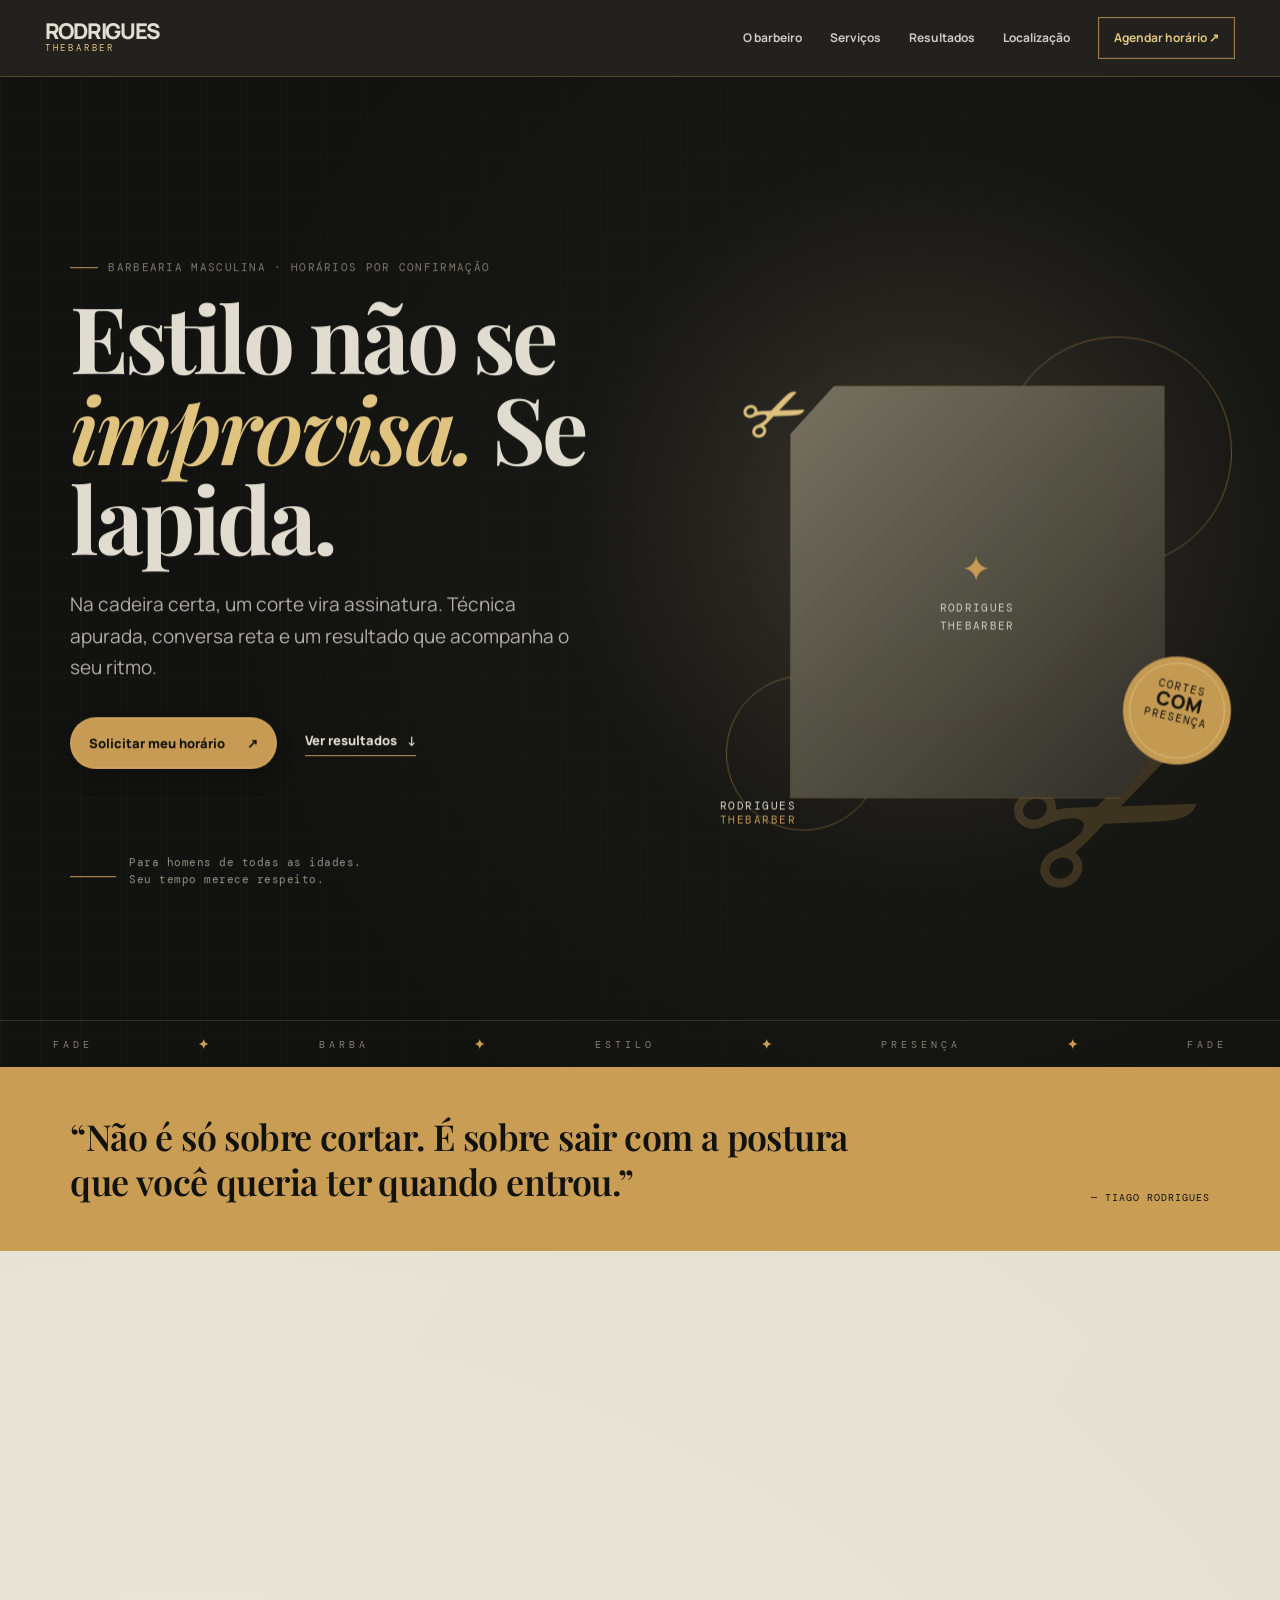
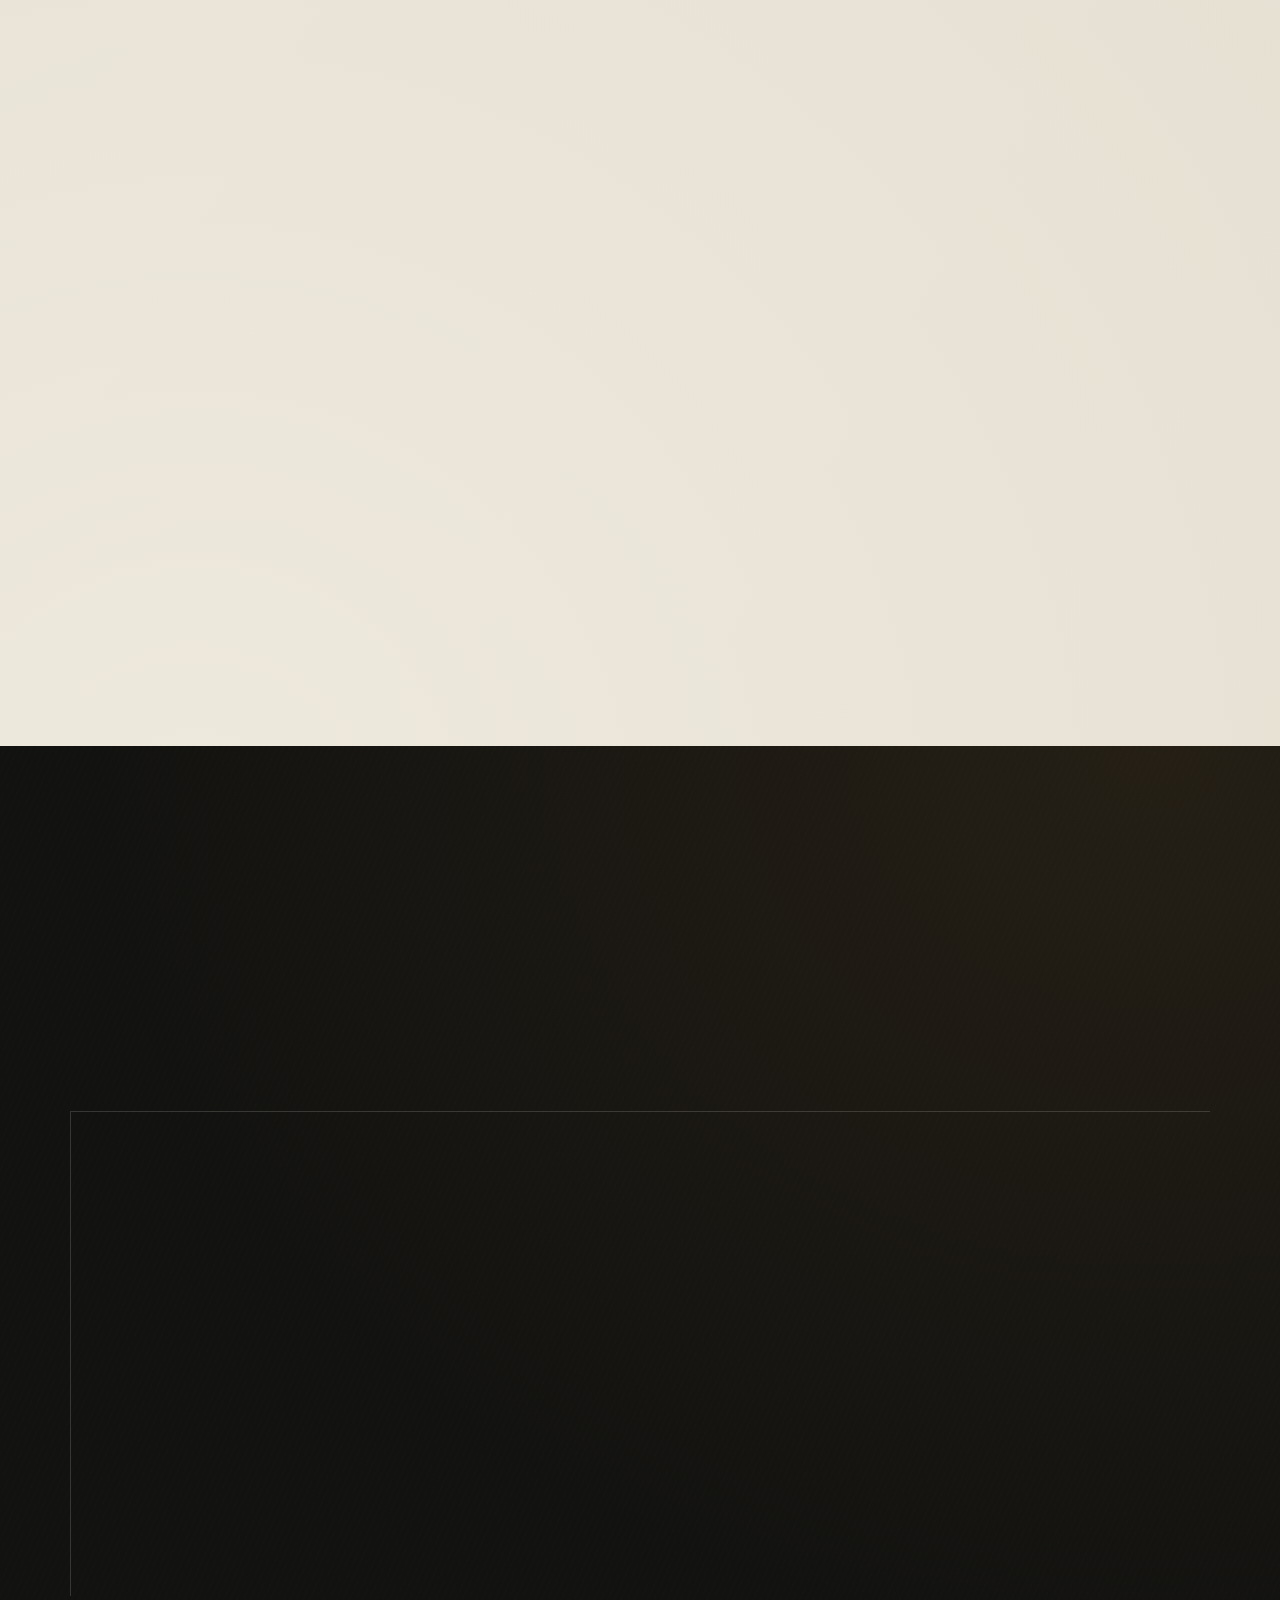
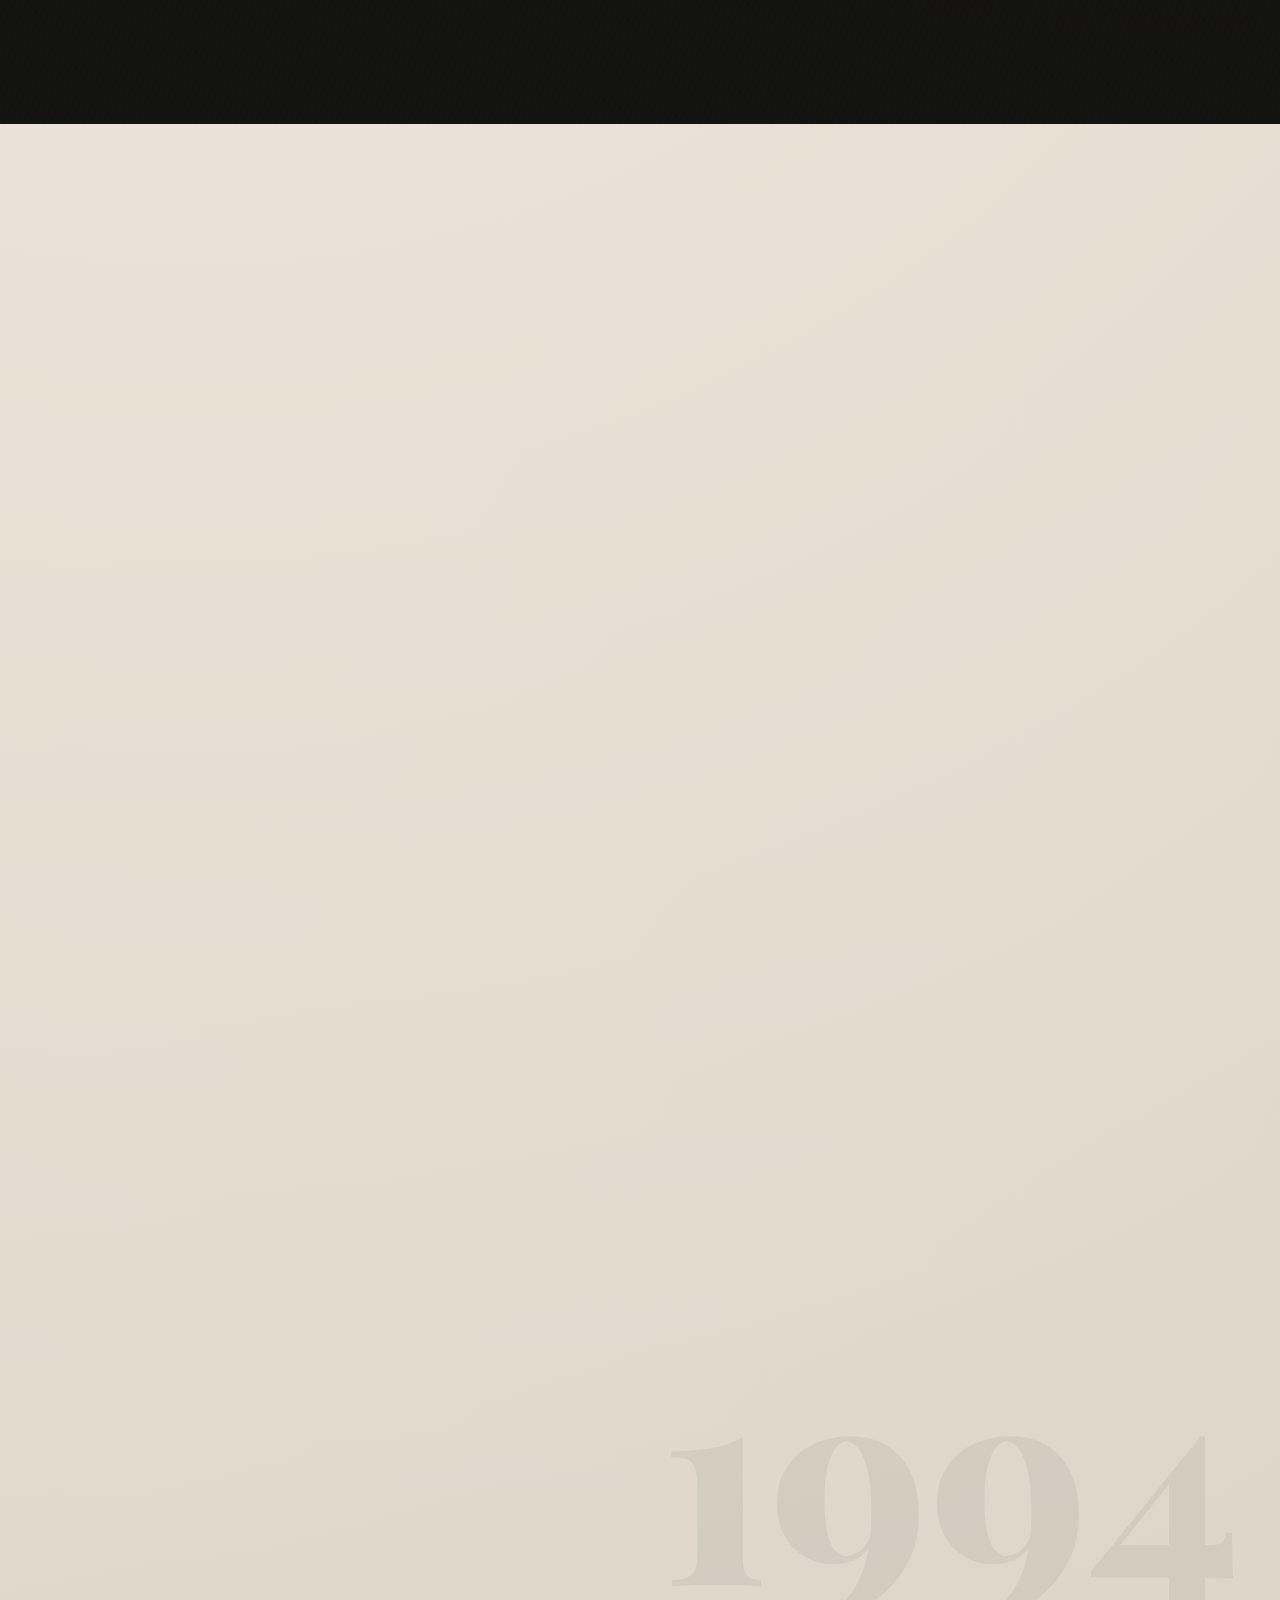
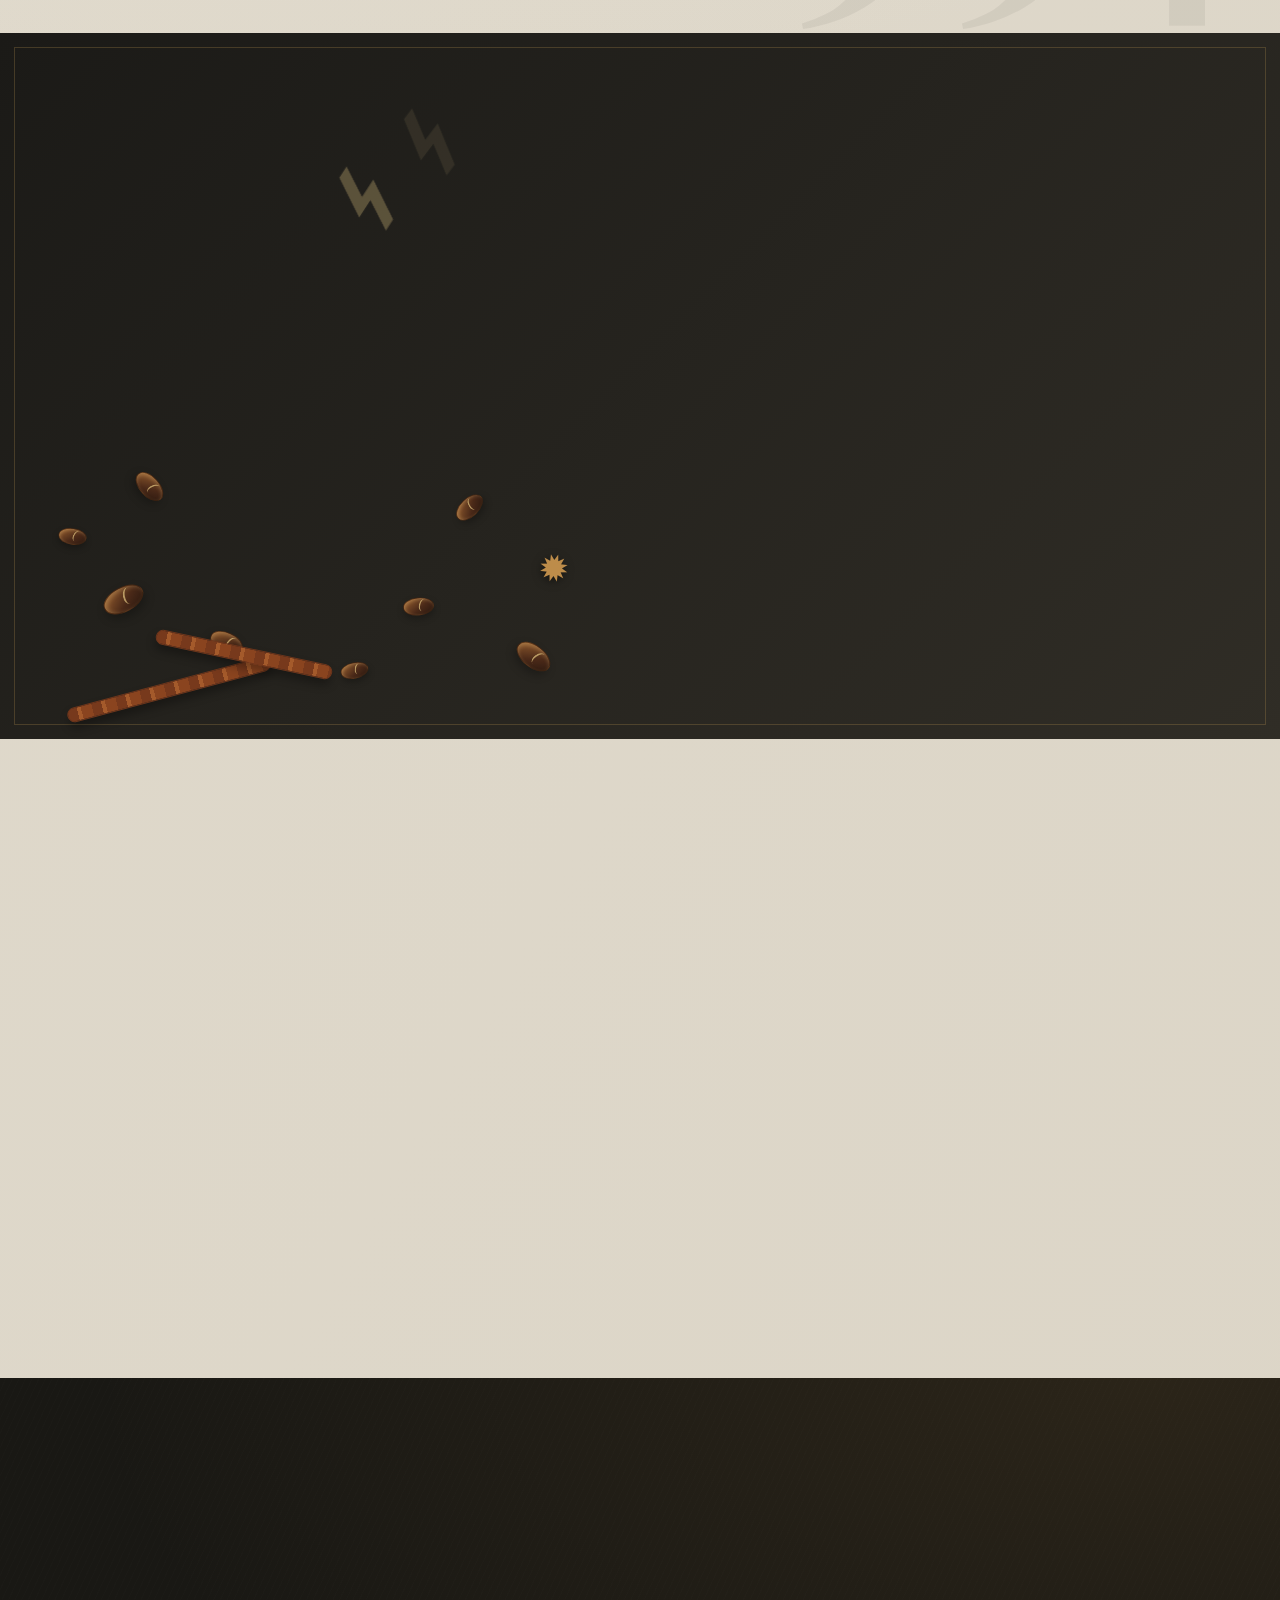
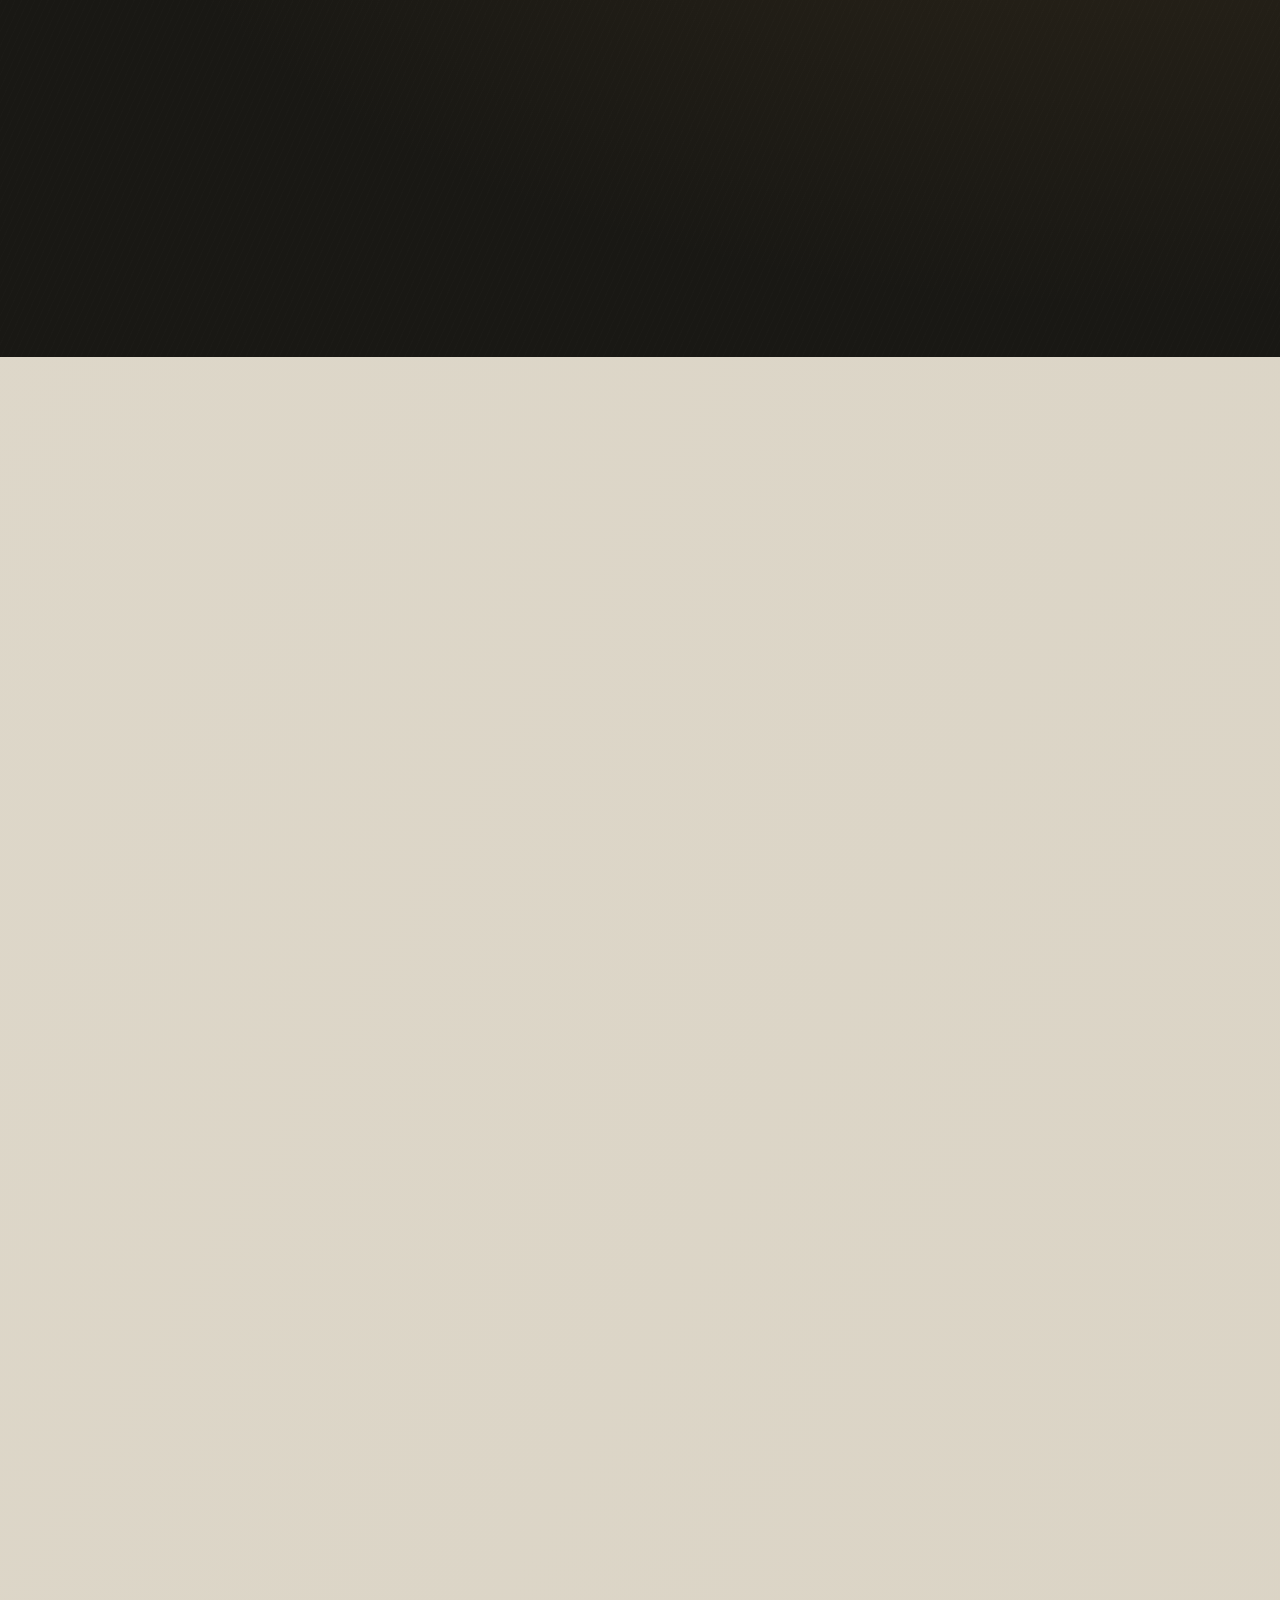
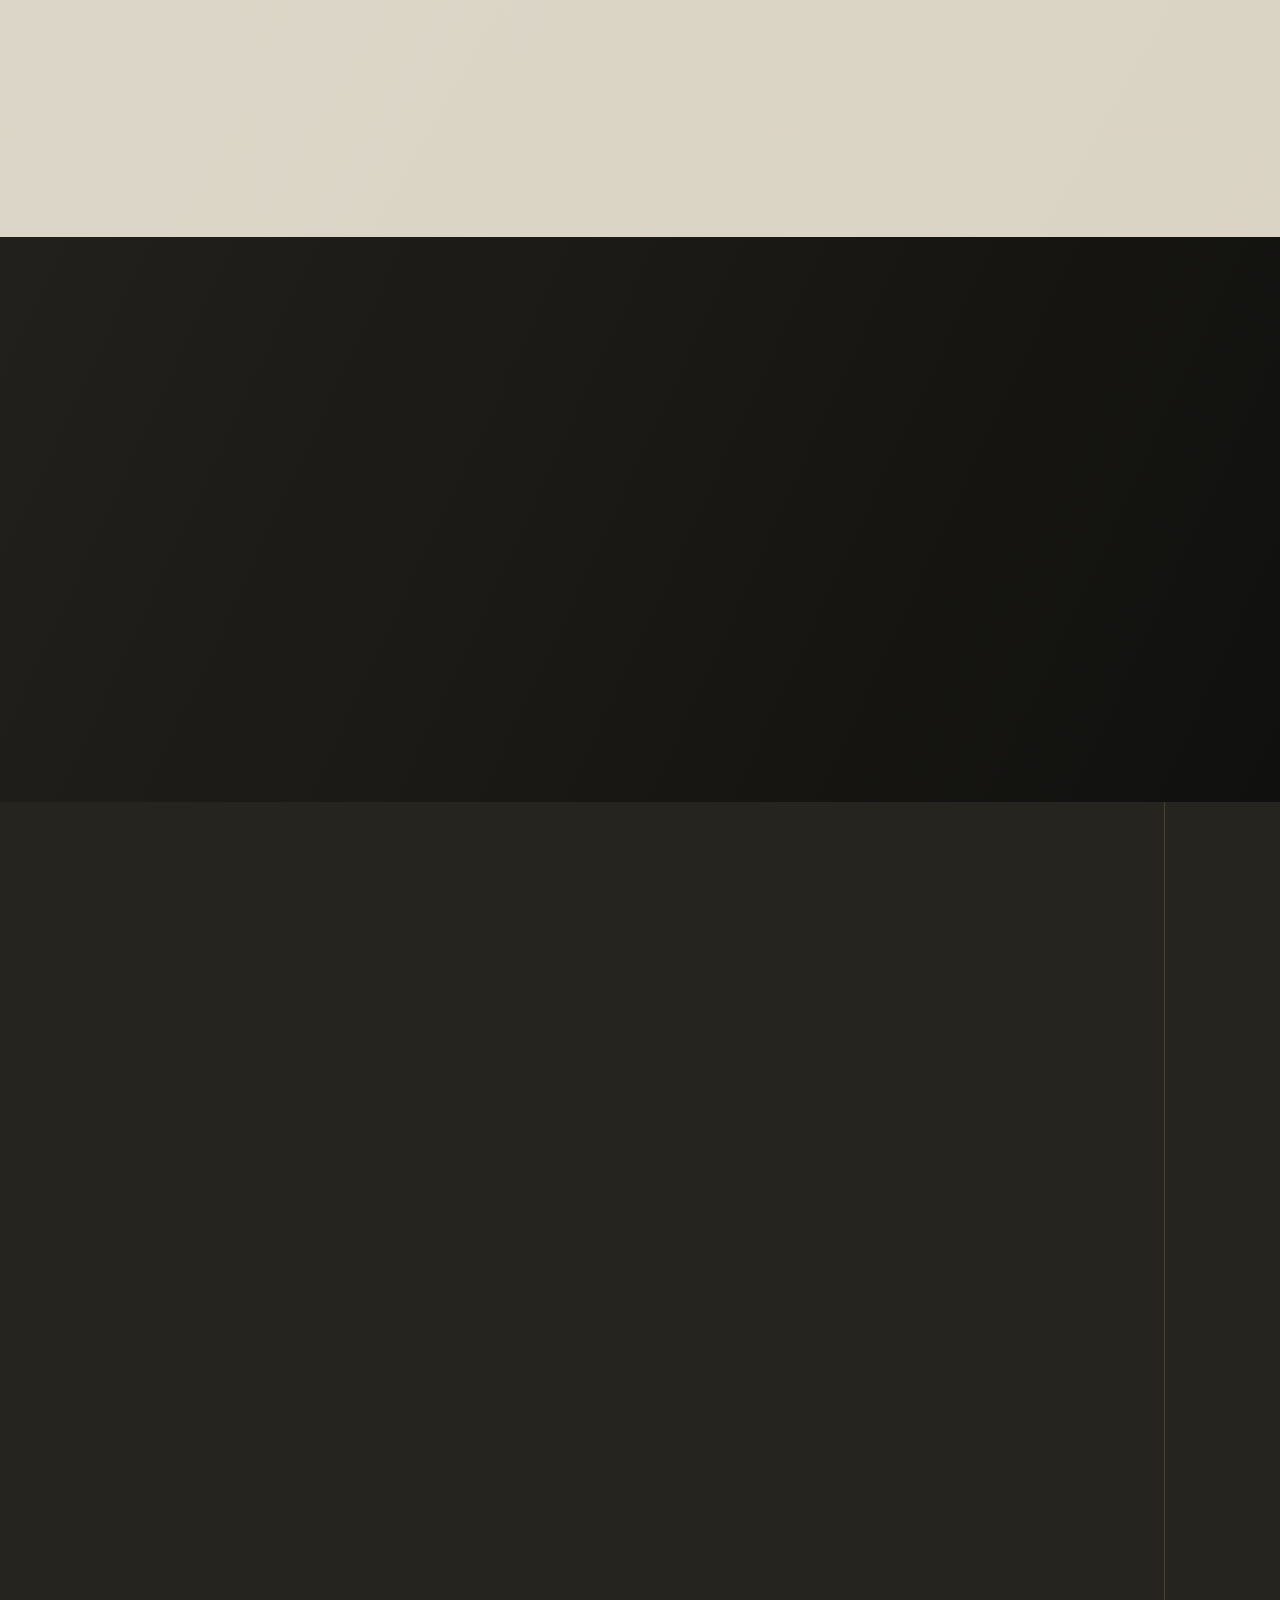
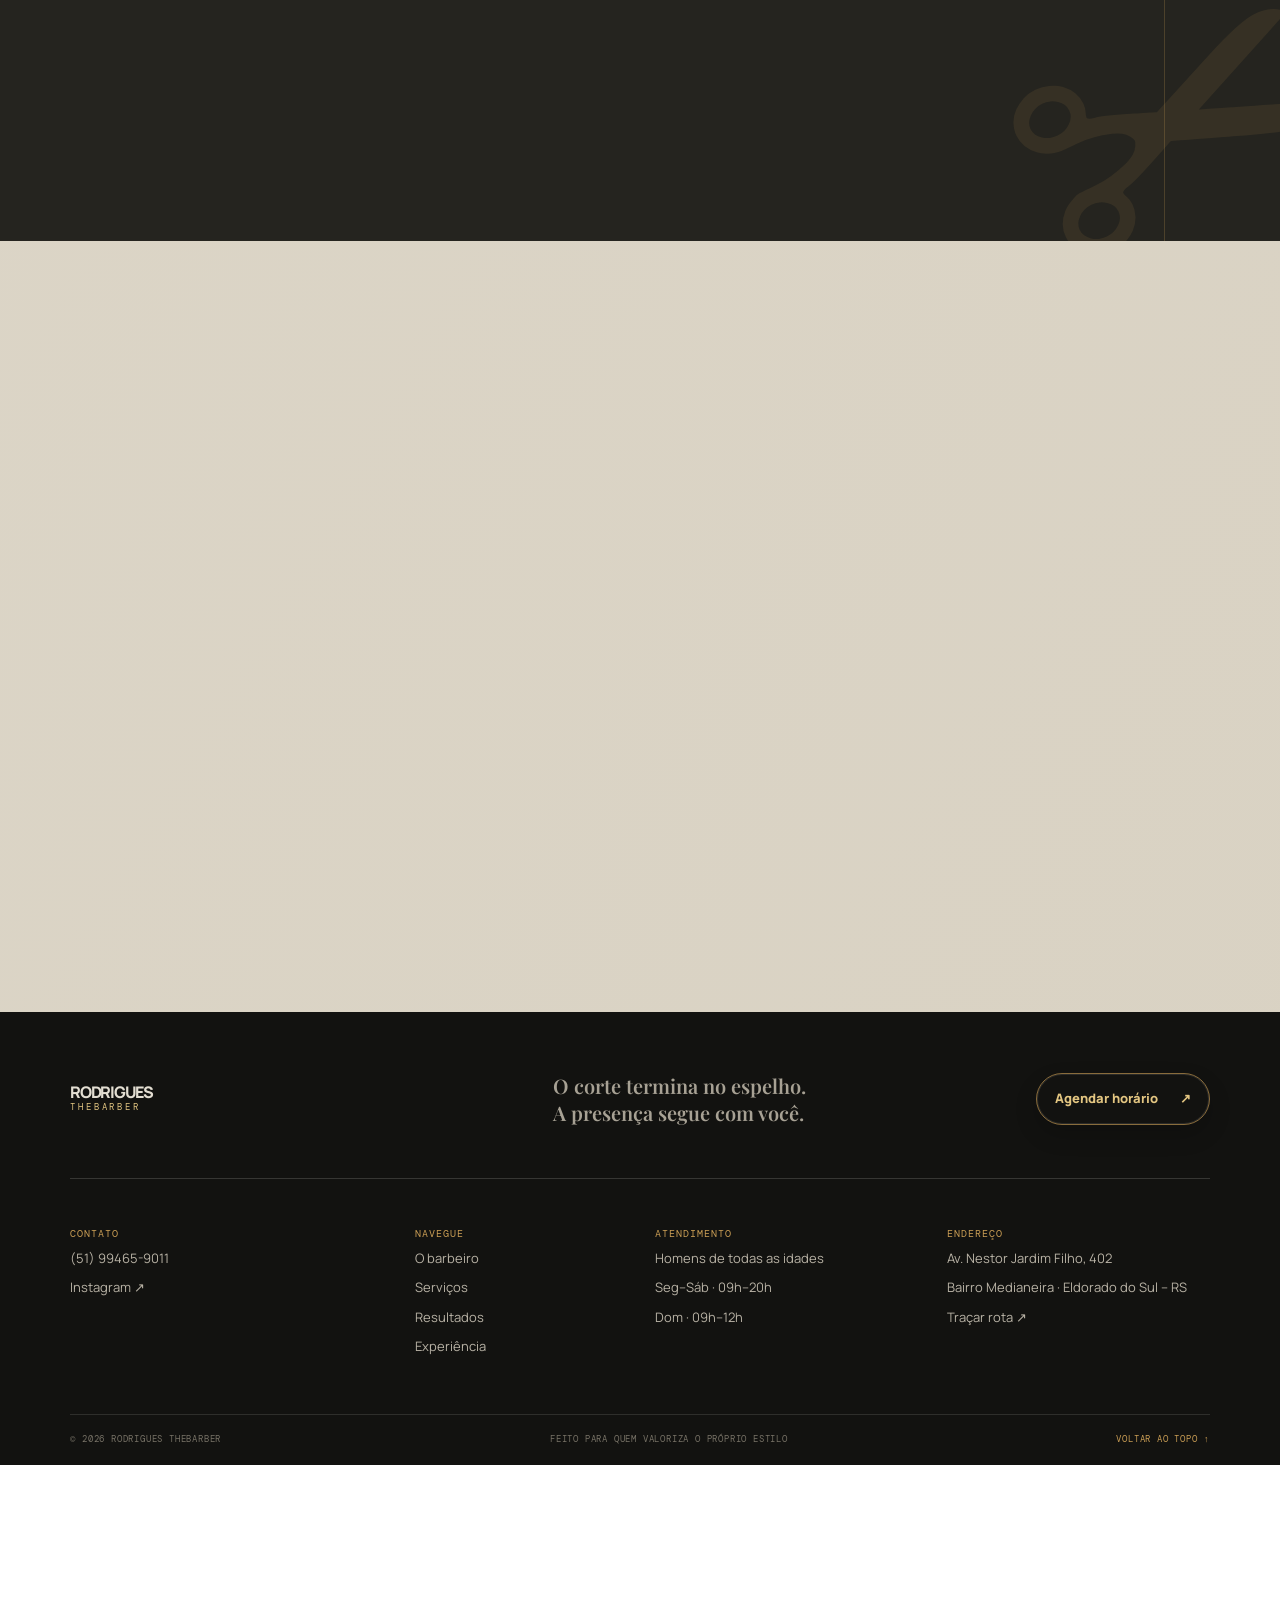
<file: cabeca.html>
<!doctype html>
<html lang="pt-BR">
  <head>
    <meta charset="UTF-8" />
    <meta http-equiv="refresh" content="0; url=index.html" />
    <meta name="viewport" content="width=device-width, initial-scale=1.0" />
    <title>Rodrigues TheBarber</title>
    <link rel="canonical" href="index.html" />
  </head>
  <body>
    <p>O site mudou de endereço. <a href="index.html">Acesse a página inicial.</a></p>
  </body>
</html>
</file>
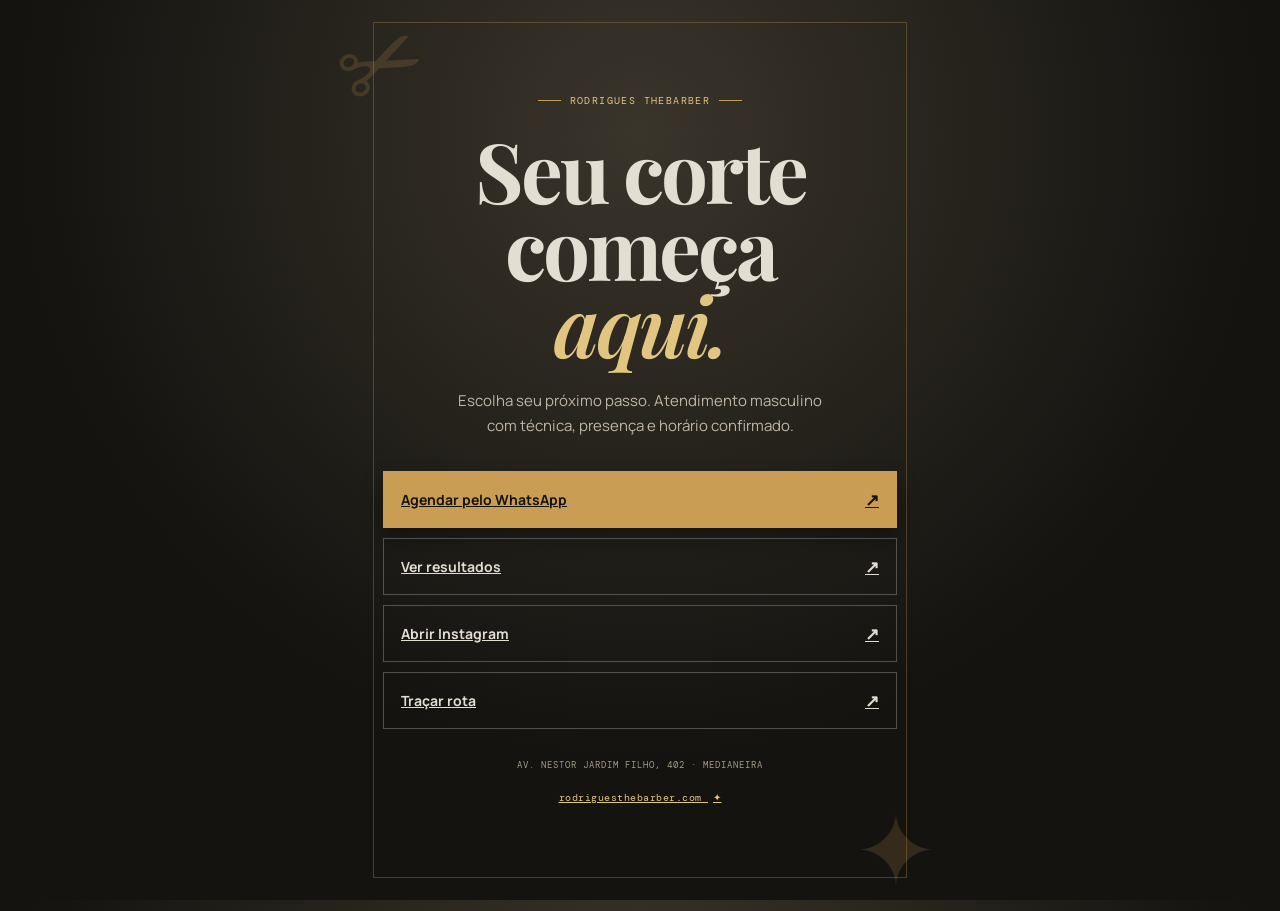
<file: links.html>
<!doctype html>
<html lang="pt-BR">
<head>
  <meta charset="UTF-8" />
  <meta name="viewport" content="width=device-width, initial-scale=1.0" />
  <meta name="description" content="Links oficiais da Rodrigues TheBarber." />
  <title>Rodrigues TheBarber | Links</title>
  <link rel="preconnect" href="https://fonts.googleapis.com" />
  <link rel="preconnect" href="https://fonts.gstatic.com" crossorigin />
  <link href="https://fonts.googleapis.com/css2?family=DM+Mono&family=Manrope:wght@400;600;700;800&family=Playfair+Display:ital,wght@0,600;0,700;1,600&display=swap" rel="stylesheet" />
  <link rel="stylesheet" href="css/links.css" />
</head>
<body>
  <main class="links-page">
    <div class="tool tool-one" aria-hidden="true">✂</div><div class="tool tool-two" aria-hidden="true">✦</div>
    <p class="kicker">RODRIGUES THEBARBER</p>
    <h1>Seu corte começa<br /><i>aqui.</i></h1>
    <p class="intro">Escolha seu próximo passo. Atendimento masculino com técnica, presença e horário confirmado.</p>
    <nav aria-label="Links oficiais">
      <a class="primary" href="cabeca.html#agendamento">Agendar pelo WhatsApp <b>↗</b></a>
      <a href="cabeca.html#resultados">Ver resultados <b>↗</b></a>
      <a href="https://www.instagram.com/rodriguesthebarber4239/" target="_blank" rel="noopener">Abrir Instagram <b>↗</b></a>
      <a href="cabeca.html#localizacao">Traçar rota <b>↗</b></a>
    </nav>
    <p class="address">AV. NESTOR JARDIM FILHO, 402 · MEDIANEIRA</p>
    <a class="site" href="cabeca.html">rodriguesthebarber.com <span>✦</span></a>
  </main>
</body>
</html>
</file>
<file: css/cabeca.css>
:root{--ink:#121210;--dark:#25241f;--paper:#f3f0e8;--paper-deep:#e7e1d5;--gold:#c99d54;--gold-light:#e2c581;--muted:#777268;--line:rgba(18,18,16,.15);--display:"Playfair Display",Georgia,serif;--body:"Manrope",Arial,sans-serif;--mono:"DM Mono",monospace}*{box-sizing:border-box}html{scroll-behavior:smooth;scroll-padding-top:90px}body{margin:0;overflow-x:hidden;background:var(--paper);color:var(--ink);font:clamp(16px,1.1vw,18px)/1.65 var(--body)}a{color:inherit;text-decoration:none}button,input,select,textarea{font:inherit}button{cursor:pointer}.sr-only{position:absolute;width:1px;height:1px;overflow:hidden;clip:rect(0,0,0,0)}.skip-link{position:fixed;top:12px;left:12px;z-index:99;transform:translateY(-150%);padding:10px 16px;background:var(--gold);color:var(--ink);font-weight:800}.skip-link:focus{transform:translateY(0)}.section-pad{padding:clamp(76px,10vw,148px) max(5.5vw,24px)}
.site-header{position:absolute;z-index:10;width:100%;color:var(--paper)}.nav-shell{display:flex;align-items:center;justify-content:space-between;gap:30px;max-width:1440px;min-height:92px;margin:auto;padding:0 max(3.5vw,24px)}.brand{display:inline-flex;align-items:center;gap:11px;line-height:1}.brand-mark{display:grid;width:39px;height:39px;place-items:center;border:1px solid var(--gold);color:var(--gold-light);font:12px var(--mono);transform:rotate(45deg)}.brand-name{color:var(--paper);font:800 clamp(13px,1.3vw,16px)/.9 var(--body);letter-spacing:-.8px;text-transform:uppercase}.brand-name em{display:block;color:var(--gold-light);font:11px/1.1 var(--mono);letter-spacing:1.7px}.main-nav{display:flex;align-items:center;gap:clamp(18px,2.2vw,36px);font-size:13px;font-weight:700}.main-nav>a:not(.nav-cta){position:relative;color:rgba(243,240,232,.82)}.main-nav>a:not(.nav-cta):after{position:absolute;bottom:-6px;left:0;width:0;height:1px;background:var(--gold);content:"";transition:width .25s}.main-nav>a:not(.nav-cta):hover:after,.main-nav>a:not(.nav-cta):focus-visible:after{width:100%}.nav-cta{padding:10px 15px;border:1px solid rgba(201,157,84,.75);color:var(--gold-light);transition:.25s}.nav-cta:hover,.nav-cta:focus-visible{background:var(--gold);color:var(--ink)}.menu-toggle{display:none;width:44px;height:44px;border:1px solid rgba(201,157,84,.7);background:none}.menu-toggle i{display:block;width:18px;height:1px;margin:5px auto;background:var(--gold-light)}
.hero{position:relative;display:grid;min-height:min(850px,100svh);align-items:center;overflow:hidden;background:radial-gradient(circle at 72% 45%,#3b372e,#171714 32%,var(--ink) 66%);color:var(--paper)}.hero:before{position:absolute;inset:0;background-image:linear-gradient(rgba(255,255,255,.025) 1px,transparent 1px),linear-gradient(90deg,rgba(255,255,255,.025) 1px,transparent 1px);background-size:40px 40px;content:"";mask-image:linear-gradient(90deg,#000,transparent)}.hero-grid{position:relative;z-index:1;display:grid;grid-template-columns:1.02fr .98fr;align-items:center;gap:clamp(30px,6vw,100px);width:min(1260px,100%);margin:55px auto 40px}.eyebrow,.overline{margin:0 0 17px;color:var(--muted);font:11px/1.3 var(--mono);letter-spacing:1.3px;text-transform:uppercase}.eyebrow{display:flex;align-items:center;gap:10px;color:#807b70}.eyebrow span{width:28px;height:1px;background:var(--gold)}.light{color:#b5afa2}h1,h2,h3,p{margin-top:0}h1,h2{font-family:var(--display);font-weight:700;line-height:.98;letter-spacing:-3.5px}h1{max-width:690px;margin-bottom:27px;font-size:clamp(3.3rem,7.2vw,7rem)}h1 i,h2 i{color:var(--gold-light);font-weight:600}.hero-text{max-width:515px;margin-bottom:34px;color:rgba(243,240,232,.72);font-size:clamp(16px,1.5vw,19px)}.hero-actions{display:flex;align-items:center;gap:28px;flex-wrap:wrap}.button{display:inline-flex;align-items:center;justify-content:center;gap:22px;min-height:52px;padding:13px 18px;border:1px solid transparent;font-size:13px;font-weight:800;transition:.25s}.button:hover,.button:focus-visible{transform:translateY(-3px)}.button-gold{background:var(--gold);color:var(--ink)}.button-gold:hover,.button-gold:focus-visible{background:var(--gold-light)}.text-link{display:inline-flex;align-items:center;gap:10px;padding-bottom:4px;border-bottom:1px solid var(--gold);font-size:13px;font-weight:800;transition:gap .2s}.text-link:hover,.text-link:focus-visible{gap:15px}.hero-note{display:flex;align-items:center;gap:13px;margin-top:clamp(42px,7vw,85px);color:#999386;font:11px/1.55 var(--mono);letter-spacing:.5px}.hero-note span{width:46px;height:1px;background:var(--gold)}
.hero-visual{position:relative;justify-self:end;width:min(100%,460px);min-height:500px}.hero-photo{position:absolute;z-index:2;inset:55px 45px 32px 40px;overflow:hidden;border:1px solid rgba(201,157,84,.35);clip-path:polygon(12% 0,100% 0,100% 86%,88% 100%,0 100%,0 12%)}.photo-placeholder{display:flex;align-items:center;justify-content:center;gap:14px;flex-direction:column;width:100%;height:100%;min-height:250px;background:linear-gradient(135deg,#d8d1c2,#a49b8a);color:rgba(18,18,16,.76);text-align:center;font:11px/1.65 var(--mono);letter-spacing:1.3px}.photo-placeholder.dark{background:linear-gradient(135deg,#797463,#312f29);color:rgba(243,240,232,.82)}.photo-placeholder strong{color:var(--gold);font:36px/1 var(--display)}.orbit{position:absolute;border:1px solid rgba(201,157,84,.48);border-radius:50%}.orbit-one{top:6px;right:-22px;width:230px;height:230px}.orbit-two{bottom:0;left:-24px;width:155px;height:155px}.hero-stamp{position:absolute;z-index:3;right:-21px;bottom:66px;width:108px;height:108px;padding-top:24px;border-radius:50%;outline:1px solid var(--gold-light);outline-offset:-7px;background:var(--gold);color:var(--ink);text-align:center;font:11px/1.1 var(--mono);letter-spacing:1px;transform:rotate(13deg)}.hero-stamp strong{font:800 19px/1 var(--body)}.hero-tool{position:absolute;z-index:3;top:42px;left:-8px;color:var(--gold-light);font-size:77px;line-height:1;transform:rotate(-24deg)}.hero-caption{position:absolute;z-index:3;bottom:3px;left:-30px;color:var(--paper);font:11px/1.25 var(--mono);letter-spacing:1.5px}.hero-caption span{color:var(--gold)}.hero-bottom{position:absolute;bottom:0;left:0;display:flex;align-items:center;justify-content:space-around;width:100%;height:47px;overflow:hidden;border-top:1px solid rgba(243,240,232,.12);color:#878174;font:10px var(--mono);letter-spacing:4px;white-space:nowrap}.hero-bottom b{color:var(--gold);font-size:13px}
.intro-band{display:grid;grid-template-columns:minmax(0,780px) auto;align-items:end;justify-content:space-between;gap:25px;padding:47px max(5.5vw,24px);background:var(--gold);color:var(--ink)}.intro-band p{max-width:780px;margin:0;font:600 clamp(1.35rem,2.8vw,2.5rem)/1.25 var(--display);letter-spacing:-.6px}.intro-band span{font:10px var(--mono);letter-spacing:1px;white-space:nowrap}.section-heading h2{margin-bottom:0;font-size:clamp(2.7rem,5.4vw,5.6rem)}.about{max-width:1440px;margin:auto}.about-grid{display:grid;grid-template-columns:minmax(300px,.85fr) minmax(300px,.74fr);align-items:center;justify-content:space-between;gap:clamp(60px,11vw,180px);margin-top:clamp(50px,8vw,105px)}.about-frame{position:relative;width:min(100%,490px);min-height:570px;margin-left:min(5vw,70px)}.frame-backdrop{position:absolute;inset:-25px -30px 30px -25px;border:1px solid var(--gold);clip-path:polygon(0 0,89% 0,100% 10%,100% 100%,11% 100%,0 90%)}.barber-photo{position:absolute;inset:20px 0 0 20px;overflow:hidden;clip-path:polygon(0 0,100% 0,100% 92%,92% 100%,0 100%)}.frame-card{position:absolute;z-index:2;right:-43px;bottom:41px;width:185px;padding:19px;background:var(--ink);color:var(--paper)}.frame-card span{display:block;margin-bottom:18px;color:var(--gold);font:11px var(--mono)}.frame-card p{margin:0;font-size:15px;line-height:1.35}.frame-card strong{color:var(--gold-light)}.vertical-type{position:absolute;top:48px;left:-35px;color:#8b8579;font:10px var(--mono);letter-spacing:1px;writing-mode:vertical-rl;transform:rotate(180deg)}.about-copy{max-width:520px}.overline{color:var(--gold)}.lead{margin-bottom:22px;color:var(--ink);font:600 clamp(1.18rem,1.8vw,1.55rem)/1.55 var(--display)}.about-copy>p:not(.overline):not(.lead){color:#635f57;font-size:15px}.about-signature{display:flex;align-items:center;gap:13px;margin-top:30px;padding-top:24px;border-top:1px solid var(--line)}.about-signature>span{display:grid;width:44px;height:44px;place-items:center;border:1px solid var(--gold);color:var(--gold);font:17px var(--display)}.about-signature strong,.about-signature small{display:block}.about-signature strong{font-size:14px}.about-signature small{margin-top:2px;color:var(--muted);font:9px var(--mono);letter-spacing:1px}
.services{background:var(--ink);color:var(--paper)}.services-top{display:flex;align-items:end;justify-content:space-between;gap:40px;max-width:1320px;margin:auto}.services-intro{max-width:355px;margin:0 0 7px;color:#aba699;font-size:15px}.services-grid{display:grid;grid-template-columns:repeat(4,1fr);max-width:1320px;margin:70px auto 0;border-top:1px solid rgba(243,240,232,.16);border-left:1px solid rgba(243,240,232,.16)}.service-card{position:relative;min-height:242px;padding:25px 22px;overflow:hidden;border-right:1px solid rgba(243,240,232,.16);border-bottom:1px solid rgba(243,240,232,.16);transition:.3s}.service-card:after{position:absolute;right:-13px;bottom:-49px;color:rgba(18,18,16,.12);content:"✂";font-size:125px;transform:rotate(-20deg)}.service-card>*{position:relative;z-index:1}.service-card:hover{background:var(--gold);color:var(--ink)}.service-card span{color:var(--gold);font:10px var(--mono)}.service-card:hover span{color:var(--ink)}.service-card h3{max-width:190px;margin:45px 0 8px;font:600 clamp(18px,1.8vw,23px)/1.15 var(--display)}.service-card p{margin:0;color:#aaa598;font-size:13px}.service-card:hover p{color:rgba(18,18,16,.7)}.service-card b{position:absolute;right:22px;bottom:18px;color:rgba(243,240,232,.3);font:9px var(--mono);letter-spacing:1px}.service-card:hover b{color:rgba(18,18,16,.45)}
.gallery{max-width:1440px;margin:auto}.gallery-head{display:flex;align-items:end;justify-content:space-between;gap:40px;margin-bottom:65px}.gallery-help{max-width:320px;margin:0;color:var(--muted);font-size:14px}.gallery-grid{display:grid;grid-auto-flow:dense;grid-template-columns:repeat(4,1fr);gap:clamp(10px,1.5vw,20px)}.gallery-item{position:relative;min-height:250px;margin:0;overflow:hidden;background:var(--paper-deep)}.gallery-item.tall{grid-row:span 2;min-height:520px}.gallery-item.wide{grid-column:span 2}.gallery-placeholder{position:relative;display:flex;align-items:center;justify-content:center;width:100%;height:100%;min-height:inherit;overflow:hidden;border:1px solid #cec6b6;background:linear-gradient(135deg,#e7e1d5,#d2cab9);color:#777064;text-align:center;transition:.35s}.gallery-placeholder:before,.gallery-placeholder:after{position:absolute;width:72px;height:72px;border:1px solid rgba(201,157,84,.45);content:"";transform:rotate(45deg)}.gallery-placeholder:before{top:-37px;left:-37px}.gallery-placeholder:after{right:-37px;bottom:-37px}.gallery-placeholder span{position:absolute;top:14px;left:15px;color:var(--gold);font:10px var(--mono)}.gallery-placeholder p{position:relative;z-index:1;margin:0;font:10px/1.7 var(--mono);letter-spacing:1px}.gallery-item figcaption{position:absolute;padding:8px 10px;opacity:0;background:var(--ink);color:var(--paper);font:10px var(--mono);transition:.25s}.gallery-item:hover .gallery-placeholder{background:#c7aa75}.gallery-item:hover figcaption{opacity:1}
.booking{position:relative;display:grid;grid-template-columns:.75fr 1fr;gap:clamp(50px,10vw,150px);overflow:hidden;background:var(--dark);color:var(--paper)}.booking:before{position:absolute;top:0;right:9%;width:1px;height:100%;background:rgba(201,157,84,.24);content:""}.booking-copy,.booking-form{position:relative;z-index:1}.booking-copy h2{font-size:clamp(3rem,5.5vw,5.5rem)}.booking-copy>p:not(.eyebrow){max-width:390px;margin:25px 0 44px;color:#bdb7a9;font-size:15px}.booking-points{display:flex;flex-direction:column;gap:11px;color:var(--gold-light);font:10px var(--mono);letter-spacing:.6px}.booking-decoration{position:absolute;right:-61px;bottom:-73px;color:rgba(201,157,84,.1);font-size:400px;line-height:1;transform:rotate(-26deg)}.booking-form{max-width:660px;padding:clamp(25px,4vw,42px);border:1px solid rgba(201,157,84,.32);background:#302f29}.booking-form label{display:block;margin-bottom:20px;color:#ded8ca;font-size:12px;font-weight:700}.booking-form label span{color:#999387;font-weight:400}.form-row{display:grid;grid-template-columns:1fr 1fr;gap:17px}.booking-form input,.booking-form select,.booking-form textarea{width:100%;margin-top:7px;padding:11px 0;border:0;border-bottom:1px solid rgba(243,240,232,.24);border-radius:0;outline:0;background:transparent;color:var(--paper);font-size:14px}.booking-form select{cursor:pointer;color:#e0dacb}.booking-form option{background:#302f29;color:var(--paper)}.booking-form input::placeholder,.booking-form textarea::placeholder{color:#8f897c}.booking-form input:focus,.booking-form select:focus,.booking-form textarea:focus{border-color:var(--gold)}.booking-form textarea{resize:vertical}.submit-button{width:100%;margin-top:4px}.form-note{margin:14px 0 0;color:#989183;font-size:10px;text-align:center}
.location{display:grid;grid-template-columns:.85fr 1.15fr;align-items:center;gap:clamp(45px,9vw,130px);max-width:1440px;margin:auto}.location-copy h2{margin-bottom:28px;font-size:clamp(2.8rem,5vw,5rem)}.location-copy>p:not(.eyebrow){max-width:410px;color:var(--muted);font-size:15px}.location-copy .text-link{margin-top:17px}.location-meta{display:flex;gap:35px;flex-wrap:wrap;margin-top:50px;padding-top:20px;border-top:1px solid var(--line)}.location-meta small,.footer-grid small{display:block;margin-bottom:8px;color:var(--gold);font:10px var(--mono);letter-spacing:1px}.location-meta a,.location-meta span{display:block;font-size:13px;font-weight:800}.map-wrap{position:relative;min-height:480px;border:1px solid var(--gold)}.map-wrap:before{position:absolute;z-index:1;inset:-12px -12px 12px 12px;border:1px solid var(--line);content:"";pointer-events:none}.map-wrap iframe{position:absolute;inset:0;width:100%;height:100%;border:0;filter:grayscale(1) contrast(.9) sepia(.25)}.map-label{position:absolute;z-index:2;bottom:17px;left:17px;padding:9px 11px;background:var(--ink);color:var(--paper);font:10px var(--mono);letter-spacing:1px}.map-label span{color:var(--gold)}
.site-footer{padding:60px max(5.5vw,24px) 20px;background:var(--ink);color:var(--paper)}.footer-top{display:grid;grid-template-columns:1fr 1fr auto;align-items:center;gap:30px;padding-bottom:52px;border-bottom:1px solid rgba(243,240,232,.16)}.footer-brand .brand-name{font-size:16px}.footer-top>p{margin:0;color:#a7a194;font:600 clamp(16px,1.8vw,20px)/1.35 var(--display)}.button-outline{border-color:var(--gold);color:var(--gold-light)}.button-outline:hover,.button-outline:focus-visible{background:var(--gold);color:var(--ink)}.footer-grid{display:grid;grid-template-columns:1.2fr .8fr 1fr 1fr;gap:30px;padding:48px 0}.footer-grid a,.footer-grid p{display:block;margin:0 0 8px;color:#b8b2a5;font-size:13px}.footer-grid a:hover{color:var(--gold-light)}.footer-bottom{display:flex;justify-content:space-between;gap:20px;padding-top:18px;border-top:1px solid rgba(243,240,232,.12);color:#777266;font:9px var(--mono);letter-spacing:.8px}.footer-bottom a{color:var(--gold)}.reveal{opacity:0;transform:translateY(24px);transition:opacity .75s,transform .75s}.reveal.is-visible{opacity:1;transform:translateY(0)}.reveal-delay{transition-delay:.13s}
@media(max-width:980px){.main-nav{gap:17px;font-size:12px}.hero-grid{gap:30px}.hero-visual{transform:scale(.88);transform-origin:right center}.services-grid{grid-template-columns:repeat(2,1fr)}.gallery-grid{grid-template-columns:repeat(3,1fr)}.booking{grid-template-columns:1fr}.booking:before{display:none}.booking-form{max-width:720px}.location{grid-template-columns:1fr}.map-wrap{min-height:420px}.footer-top{grid-template-columns:1fr auto}.footer-top>p{grid-column:1/-1;grid-row:2}}
@media(max-width:720px){.section-pad{padding-right:24px;padding-left:24px}.site-header{background:linear-gradient(var(--ink),transparent)}.nav-shell{min-height:75px;padding:0 24px}.menu-toggle{display:block}.main-nav{position:absolute;top:75px;right:0;left:0;display:none;align-items:stretch;flex-direction:column;gap:20px;padding:24px;border-bottom:1px solid var(--gold);background:var(--ink)}.main-nav.is-open{display:flex}.main-nav>a:not(.nav-cta):after{display:none}.nav-cta{text-align:center}.hero{min-height:auto;padding-top:94px}.hero-grid{grid-template-columns:1fr;margin-top:0}.hero-visual{justify-self:center;min-height:390px;margin:-5px auto 14px;transform:none}.hero-photo{inset:42px 34px 30px 25px}.hero-stamp{right:-6px;bottom:51px}.hero-caption{left:-1px}.hero-bottom{position:relative;width:calc(100% + 48px);margin:28px -24px -76px}.intro-band{grid-template-columns:1fr;padding:35px 24px}.intro-band span{white-space:normal}.about-grid{grid-template-columns:1fr;gap:65px}.about-frame{width:calc(100% - 42px);min-height:460px;margin-left:25px}.frame-card{right:-27px;bottom:25px}.vertical-type{left:-24px}.services-top,.gallery-head{align-items:start;flex-direction:column;gap:20px}.services-grid{margin-top:45px}.gallery-grid{grid-template-columns:repeat(2,1fr)}.gallery-item,.gallery-item.tall{grid-row:auto;min-height:215px}.gallery-item.wide{grid-column:span 2}.gallery-item.wide .gallery-placeholder{min-height:215px}.form-row{grid-template-columns:1fr;gap:0}.booking-form{padding:25px 20px}.map-wrap{min-height:350px}.footer-top{grid-template-columns:1fr}.footer-top>p{grid-column:auto;grid-row:auto}.footer-top .button{justify-self:start}.footer-grid{grid-template-columns:1fr 1fr;row-gap:32px}.footer-bottom{flex-direction:column}}
@media(max-width:390px){h1{letter-spacing:-2.5px}.hero-actions{align-items:stretch;flex-direction:column;gap:20px}.button{width:100%}.hero-visual{margin:-25px auto -6px;transform:scale(.88);transform-origin:center}.services-grid{grid-template-columns:1fr}.gallery-grid{gap:8px}.gallery-item,.gallery-item.tall,.gallery-item.wide .gallery-placeholder{min-height:180px}.footer-grid{grid-template-columns:1fr}.location-meta{flex-direction:column;gap:14px}}@media(prefers-reduced-motion:reduce){html{scroll-behavior:auto}.reveal{opacity:1;transform:none;transition:none}.button,.gallery-placeholder,.text-link{transition:none}}
</file>
<file: css/upgrade.css>
/* Camada de acabamento: profundidade, detalhes e novas experiências. */
:root { --paper:#e3ded2; --paper-deep:#d5cebf; --muted:#686359; --line:rgba(18,18,16,.2); }
body { background:radial-gradient(circle at 15% 22%, #eee9dd 0, transparent 29%), linear-gradient(120deg,#e2dccf,#d9d2c3); }
body::before { position:fixed; z-index:-1; inset:0; opacity:.28; background-image:linear-gradient(90deg,rgba(18,18,16,.04) 1px,transparent 1px),linear-gradient(rgba(18,18,16,.04) 1px,transparent 1px); background-size:58px 58px; content:""; pointer-events:none; }
.site-header { position:sticky; top:0; background:rgba(15,15,13,.91); border-bottom:1px solid rgba(201,157,84,.3); backdrop-filter:blur(15px); }
.nav-shell { min-height:76px; }.brand { padding:7px 0; }.brand-name { font-size:clamp(17px,1.7vw,22px); letter-spacing:-1.3px; }.brand-name em { margin-top:3px; font-size:9px; letter-spacing:2.8px; }.main-nav { font-size:12px; }
.button { position:relative; overflow:hidden; border-color:rgba(201,157,84,.65); box-shadow:0 10px 22px rgba(0,0,0,.18), inset 0 0 0 1px rgba(255,255,255,.1); }.button::before { position:absolute; top:0; left:-110%; width:70%; height:100%; background:linear-gradient(90deg,transparent,rgba(255,255,255,.35),transparent); content:""; transform:skewX(-22deg); transition:left .5s; }.button:hover::before,.button:focus-visible::before { left:130%; }.nav-cta { box-shadow:inset 0 0 0 1px rgba(255,255,255,.06); }
.hero { min-height:calc(min(850px,100svh) - 76px); }.hero::after { position:absolute; right:6%; bottom:7%; color:rgba(201,157,84,.22); content:"✂"; font-size:clamp(110px,18vw,270px); transform:rotate(-24deg); }.hero-tool { animation:float 4s ease-in-out infinite; }.orbit { animation:spin 18s linear infinite; }.orbit-two { animation-direction:reverse; animation-duration:13s; }
.section-heading,.experience-copy,.coffee-copy,.proof-heading { position:relative; }.section-heading::after,.experience-copy::after,.coffee-copy::after { position:absolute; top:-24px; right:2%; color:rgba(201,157,84,.55); content:"✦"; font-size:19px; }
.gallery-image { position:absolute; inset:0; z-index:1; width:100%; height:100%; min-height:inherit; display:block; object-fit:cover; object-position:center; transition:transform .5s ease; }.gallery-item:hover>.gallery-image { transform:scale(1.05); }.gallery-image.is-missing { display:none; }.gallery-item:has(.gallery-image:not(.is-missing)) .gallery-placeholder { display:none; }.gallery-item:has(.gallery-image.is-missing) .gallery-placeholder { display:flex; }.gallery-item:has(.gallery-image:not(.is-missing)) figcaption { z-index:2; }
.availability { display:block; margin-top:9px; color:var(--gold-light); font:10px/1.5 var(--mono); font-weight:400; }.booking-form select:disabled { cursor:not-allowed; opacity:.55; }
.experience { display:grid; grid-template-columns:.85fr 1.15fr; gap:clamp(45px,10vw,150px); align-items:center; max-width:1440px; margin:auto; position:relative; }.experience::before { position:absolute; right:3%; bottom:4%; color:rgba(18,18,16,.05); content:"1994"; font:800 clamp(130px,22vw,320px)/1 var(--display); pointer-events:none; }.experience-copy h2,.coffee-copy h2,.proof-heading h2,.game-copy h2 { margin-bottom:26px; font-size:clamp(2.8rem,5.2vw,5.2rem); }.experience-copy>p:not(.eyebrow) { max-width:470px; color:#5f5a51; font-size:16px; }.experience-list { display:grid; grid-template-columns:repeat(3,1fr); gap:1px; background:rgba(18,18,16,.2); border:1px solid rgba(18,18,16,.2); }.experience-list article { min-height:250px; padding:25px 20px; background:rgba(238,232,221,.78); transition:background .25s,transform .25s; }.experience-list article:hover { background:var(--gold); transform:translateY(-7px); }.experience-list span { color:var(--gold); font:28px var(--display); }.experience-list h3 { margin:39px 0 9px; font:600 21px/1.15 var(--display); }.experience-list p { margin:0; color:#676157; font-size:13px; line-height:1.6; }.experience-list article:hover span,.experience-list article:hover p { color:var(--ink); }
.coffee { position:relative; display:grid; grid-template-columns:.8fr 1fr; align-items:center; gap:clamp(50px,10vw,160px); overflow:hidden; background:linear-gradient(135deg,#1b1a17,#302d26); color:var(--paper); }.coffee::before { position:absolute; inset:14px; border:1px solid rgba(201,157,84,.24); content:""; pointer-events:none; }.coffee-copy { position:relative; z-index:1; }.coffee-copy>p:not(.eyebrow) { max-width:530px; color:#c5bdaf; font-size:15px; }.coffee-tags { display:flex; flex-wrap:wrap; gap:8px; margin-top:30px; }.coffee-tags span { padding:7px 9px; border:1px solid rgba(201,157,84,.45); color:var(--gold-light); font:9px var(--mono); letter-spacing:.7px; }.coffee-cup { position:relative; z-index:1; width:215px; margin:auto; color:var(--gold-light); }.cup-rim { position:relative; z-index:2; width:205px; height:48px; border:12px solid #bc985d; border-radius:50%; background:#181613; box-shadow:inset 0 0 0 7px #4a3522,0 7px 18px #000; }.cup-body { position:relative; z-index:1; width:190px; height:150px; margin:-25px 0 0 7px; border-radius:0 0 70px 70px; background:linear-gradient(90deg,#a67c42,#d2ae70 48%,#9c713c); box-shadow:0 18px 30px rgba(0,0,0,.4); }.cup-body span { position:absolute; top:48px; left:71px; color:#201d17; font:34px var(--display); }.cup-handle { position:absolute; top:55px; right:-18px; width:65px; height:83px; border:14px solid #b48e52; border-radius:0 60px 60px 0; }.coffee-cup p { margin:30px 0 0; color:#c4b293; font:10px/1.4 var(--mono); letter-spacing:2px; text-align:center; }.coffee-steam { position:absolute; top:13%; left:26%; color:rgba(226,197,129,.45); font:140px/1 var(--display); transform:rotate(30deg); animation:steam 5s ease-in-out infinite; }.coffee-steam.second { top:7%; left:31%; animation-delay:-2s; }
.social-proof { max-width:1440px; margin:auto; display:grid; grid-template-columns:.8fr 1.2fr; align-items:end; gap:clamp(45px,10vw,150px); }.proof-heading>p:not(.eyebrow) { max-width:390px; color:var(--muted); font-size:15px; }.proof-cards { display:grid; grid-template-columns:1fr 1fr; gap:15px; }.proof-card { min-height:290px; padding:27px; border:1px solid rgba(18,18,16,.18); background:rgba(244,240,231,.62); transition:transform .3s,background .3s,box-shadow .3s; }.proof-card:hover { background:var(--ink); color:var(--paper); transform:translateY(-8px); box-shadow:0 15px 28px rgba(18,18,16,.2); }.proof-icon { display:block; color:var(--gold); font:34px/1 var(--display); }.proof-card small { display:block; margin-top:31px; color:var(--gold); font:10px var(--mono); letter-spacing:1px; }.proof-card h3 { margin:9px 0 8px; font:600 23px/1.08 var(--display); }.proof-card p { color:#686258; font-size:13px; }.proof-card:hover p { color:#c5bdaf; }.proof-card b { display:block; margin-top:28px; color:var(--gold); font:10px var(--mono); letter-spacing:.6px; }
.game { display:grid; grid-template-columns:.75fr 1.25fr; align-items:center; gap:clamp(45px,9vw,130px); background:#181714; color:var(--paper); }.game-copy>p:not(.eyebrow) { max-width:420px; color:#b4ada0; font-size:15px; }.game-score { margin:25px 0!important; color:var(--gold-light)!important; font:12px var(--mono)!important; }.game-score strong { color:var(--gold); font-size:25px; }.tool-board { position:relative; min-height:390px; overflow:hidden; border:1px solid rgba(201,157,84,.52); background:radial-gradient(circle at 50% 50%,#353127,#1a1915 62%); }.tool-board::before { position:absolute; inset:18px; border:1px dashed rgba(201,157,84,.28); content:""; }.hidden-tool { position:absolute; z-index:2; padding:0; border:0; background:transparent; color:rgba(226,197,129,.45); font:34px var(--display); transition:transform .2s,color .2s,opacity .2s; }.hidden-tool:hover,.hidden-tool:focus-visible { color:var(--gold-light); transform:scale(1.3) rotate(12deg); }.hidden-tool.found { color:var(--gold); opacity:.3; transform:scale(.6); pointer-events:none; }.tool-a { top:18%; left:16%; }.tool-b { top:62%; left:29%; }.tool-c { top:30%; right:19%; }.tool-d { right:32%; bottom:15%; }.tool-e { right:10%; top:12%; }.board-word { position:absolute; color:rgba(243,240,232,.08); font:700 clamp(18px,3vw,36px) var(--display); letter-spacing:3px; }.board-word.one { top:15%; left:33%; }.board-word.two { bottom:20%; left:10%; }.board-word.three { top:48%; right:-6%; transform:rotate(90deg); }.board-word.four { right:14%; bottom:9%; color:rgba(201,157,84,.18); }
@keyframes float { 50% { transform:rotate(-24deg) translateY(-13px); } } @keyframes spin { to { transform:rotate(360deg); } } @keyframes steam { 50% { transform:translateY(-25px) rotate(38deg); opacity:.12; } }
@media(max-width:980px){.experience,.coffee,.social-proof,.game{grid-template-columns:1fr}.experience-list{max-width:720px}.coffee-cup{margin:20px auto 0}.proof-cards{max-width:720px}.game-copy{max-width:600px}}
@media(max-width:720px){.site-header{position:sticky}.nav-shell{min-height:70px}.main-nav{top:70px}.brand-name{font-size:18px}.experience-list{grid-template-columns:1fr}.experience-list article{min-height:0}.coffee{padding-top:90px;padding-bottom:90px}.coffee-cup{transform:scale(.86)}.proof-cards{grid-template-columns:1fr}.tool-board{min-height:330px}.game{padding-top:85px;padding-bottom:85px}}
@media(prefers-reduced-motion:reduce){.hero-tool,.orbit,.coffee-steam{animation:none}.gallery-item>img{transition:none}}
</file>
<file: css/advanced.css>
/* Recursos interativos e seções avançadas */
.ambient-tools{position:fixed;inset:0;z-index:-1;overflow:hidden;pointer-events:none}.ambient-tools span{position:absolute;color:rgba(85,68,38,.08);font:clamp(42px,7vw,112px) var(--display);transform:rotate(var(--r,0deg))}.ambient-tools span:nth-child(1){top:12%;left:3%;--r:-26deg}.ambient-tools span:nth-child(2){top:38%;right:4%;--r:32deg}.ambient-tools span:nth-child(3){top:72%;left:5%;--r:10deg}.ambient-tools span:nth-child(4){top:82%;right:9%;--r:-14deg}.ambient-tools span:nth-child(5){top:54%;left:44%;--r:28deg}.ambient-tools span:nth-child(6){top:22%;right:28%;--r:60deg}
.gallery-toolbar{display:flex;align-items:center;justify-content:space-between;gap:18px;max-width:1320px;margin:0 auto 22px}.gallery-filters{display:flex;gap:8px;flex-wrap:wrap}.filter-button,.carousel-button{border:1px solid rgba(18,18,16,.27);background:rgba(243,240,232,.5);color:var(--ink);font:10px var(--mono);letter-spacing:.5px;transition:.2s}.filter-button{padding:9px 12px}.filter-button:hover,.filter-button:focus-visible,.filter-button.is-active{border-color:var(--ink);background:var(--ink);color:var(--gold-light)}.carousel-buttons{display:flex;gap:8px}.carousel-button{display:grid;width:38px;height:38px;place-items:center;font:22px/1 var(--display)}.carousel-button:hover,.carousel-button:focus-visible{background:var(--gold);border-color:var(--gold)}
.gallery-grid{display:flex!important;gap:18px!important;max-width:none!important;margin:0 calc(max(5.5vw,24px) * -1)!important;padding:6px max(5.5vw,24px) 26px!important;overflow-x:auto;scroll-snap-type:x mandatory;scrollbar-width:thin;scrollbar-color:var(--gold) transparent}.gallery-item,.gallery-item.tall,.gallery-item.wide{flex:0 0 clamp(245px,27vw,365px);min-height:360px!important;height:360px;grid-column:auto!important;grid-row:auto!important;scroll-snap-align:start}.gallery-item[hidden]{display:none}.gallery-item figcaption{z-index:3}.gallery-grid:focus-visible{outline:2px solid var(--gold);outline-offset:-5px}
.compare{display:grid;grid-template-columns:.75fr 1.25fr;align-items:center;gap:clamp(45px,9vw,130px);max-width:1440px;margin:auto}.compare-copy h2,.status-heading h2,.style-copy h2,.reviews h2,.faq h2,.link-hub h2{font-size:clamp(2.8rem,5vw,5.2rem);margin-bottom:25px}.compare-copy p:not(.eyebrow){max-width:420px;color:var(--muted);font-size:15px}.compare-copy small{color:var(--gold);font:10px var(--mono);letter-spacing:.5px}.comparison{position:relative;min-height:480px;overflow:hidden;border:1px solid var(--gold);background:#27251f;user-select:none}.comparison>img,.comparison-before img{width:100%;height:100%;object-fit:cover;display:block}.comparison>img{position:absolute;inset:0}.comparison-before{position:absolute;z-index:2;inset:0 auto 0 0;width:50%;overflow:hidden}.comparison-before img{width:clamp(520px,55vw,800px);max-width:none}.comparison-line{position:absolute;z-index:4;top:0;bottom:0;left:50%;width:2px;background:var(--gold);pointer-events:none}.comparison-line span{position:absolute;top:50%;left:50%;display:grid;width:42px;height:42px;place-items:center;border:1px solid var(--gold-light);border-radius:50%;background:var(--ink);color:var(--gold-light);font:15px var(--body);transform:translate(-50%,-50%)}.comparison-range{position:absolute;z-index:5;inset:0;width:100%;height:100%;margin:0;opacity:0;cursor:ew-resize}.comparison-label{position:absolute;z-index:4;bottom:17px;padding:6px 8px;background:rgba(18,18,16,.82);color:var(--gold-light);font:9px var(--mono);letter-spacing:1px}.comparison-label.before{left:16px}.comparison-label.after{right:16px}
.status{display:grid;grid-template-columns:.8fr 1.2fr;align-items:center;gap:clamp(45px,10vw,150px);background:#191814;color:var(--paper)}.status-heading>p:not(.eyebrow){max-width:440px;color:#b7b0a2;font-size:15px}.status-board{display:grid;grid-template-columns:repeat(3,1fr);gap:1px;background:rgba(243,240,232,.16);border:1px solid rgba(243,240,232,.16)}.status-card{min-height:220px;padding:25px 20px;background:#27251f}.status-card.open{background:var(--gold);color:var(--ink)}.status-card small{display:block;color:var(--gold);font:10px var(--mono);letter-spacing:1px}.status-card.open small{color:var(--ink)}.status-card strong{display:block;margin:38px 0 12px;font:600 22px/1.15 var(--display)}.status-card span,.status-card a{display:block;color:#bcb4a6;font-size:12px}.status-card.open span{color:#493516}.status-card a{color:var(--gold-light);text-decoration:underline;text-underline-offset:4px}
.style-lab{display:grid;grid-template-columns:.8fr 1.2fr;align-items:center;gap:clamp(45px,10vw,150px);max-width:1440px;margin:auto}.style-copy p:not(.eyebrow){max-width:430px;color:var(--muted);font-size:15px}.style-panel{padding:clamp(25px,4vw,48px);border:1px solid rgba(18,18,16,.18);background:rgba(246,242,234,.55)}.style-options{display:grid;grid-template-columns:1fr 1fr;gap:8px}.style-options button{min-height:65px;padding:12px;border:1px solid rgba(18,18,16,.2);background:transparent;color:var(--ink);font:600 13px var(--body);text-align:left;transition:.2s}.style-options button:hover,.style-options button:focus-visible,.style-options button.is-active{background:var(--ink);color:var(--gold-light);border-color:var(--ink)}.style-result{display:flex;align-items:center;gap:15px;min-height:118px;margin:20px 0 17px;padding:17px;border-left:2px solid var(--gold);background:rgba(18,18,16,.05)}.style-result span{color:var(--gold);font:31px var(--display)}.style-result p{margin:0;color:#5c574f;font-size:14px}.style-panel .text-link{color:var(--ink)}
.reviews-faq{display:grid;grid-template-columns:1fr 1fr;gap:clamp(45px,9vw,120px);max-width:1440px;margin:auto}.reviews>p:not(.eyebrow){max-width:410px;color:var(--muted);font-size:15px}.review-strip{display:flex;gap:11px;max-width:620px;overflow:auto;padding:5px 0 10px}.review-strip img{flex:0 0 210px;width:210px;height:245px;object-fit:cover;object-position:top;border:1px solid var(--line);filter:sepia(.12)}.faq details{border-top:1px solid var(--line)}.faq details:last-child{border-bottom:1px solid var(--line)}.faq summary{display:flex;justify-content:space-between;gap:10px;padding:18px 0;cursor:pointer;font:600 17px/1.35 var(--display);list-style:none}.faq summary::after{color:var(--gold);content:"+";font:25px/1 var(--body)}.faq details[open] summary::after{content:"−"}.faq details p{max-width:500px;margin:0 0 18px;color:var(--muted);font-size:14px}
.link-hub{display:grid;grid-template-columns:.8fr 1.2fr;gap:clamp(45px,10vw,150px);align-items:center;background:linear-gradient(115deg,#22201c,#10100e);color:var(--paper)}.link-hub-copy>p:not(.eyebrow){max-width:440px;color:#b8b0a2;font-size:15px}.link-hub-links{border-top:1px solid rgba(243,240,232,.2)}.link-hub-links a{display:grid;grid-template-columns:45px 1fr auto;gap:14px;align-items:center;padding:17px 0;border-bottom:1px solid rgba(243,240,232,.2);font:600 clamp(17px,2vw,23px) var(--display);transition:.2s}.link-hub-links a span{color:var(--gold);font:10px var(--mono)}.link-hub-links a b{color:var(--gold-light);font:16px var(--body)}.link-hub-links a:hover{padding-left:12px;color:var(--gold-light)}
.game-meta{display:flex;gap:20px;margin:20px 0;color:#aba394;font:10px var(--mono);letter-spacing:.8px}.game-meta strong{color:var(--gold-light);font-size:13px}.tool-board.is-complete{box-shadow:inset 0 0 80px rgba(201,157,84,.25)}
@media(max-width:980px){.compare,.status,.style-lab,.reviews-faq,.link-hub{grid-template-columns:1fr}.status-board{max-width:720px}.comparison{min-height:420px}.reviews-faq{gap:80px}}
@media(max-width:720px){.ambient-tools span{opacity:.6}.gallery-toolbar{align-items:flex-start;flex-direction:column}.carousel-buttons{align-self:flex-end;margin-top:-49px}.gallery-filters{padding-right:95px}.gallery-grid{gap:12px}.gallery-item,.gallery-item.tall,.gallery-item.wide{flex-basis:78vw;min-height:320px!important;height:320px}.comparison{min-height:340px}.comparison-before img{width:100vw}.status-board{grid-template-columns:1fr}.status-card{min-height:155px}.status-card strong{margin:20px 0 8px}.style-options{grid-template-columns:1fr}.reviews-faq{gap:70px}.link-hub-links a{grid-template-columns:30px 1fr auto}.review-strip img{flex-basis:180px;width:180px}.tool-board{min-height:350px}}
.ambient-tools{display:grid;grid-template-columns:repeat(7,minmax(0,1fr));grid-template-rows:repeat(4,minmax(0,1fr));z-index:-1}
body{isolation:isolate}
.ambient-tools span{position:static;justify-self:center;align-self:center;color:rgba(85,68,38,.075);font-size:clamp(25px,4.5vw,62px);opacity:1;transform:rotate(-16deg)}
.ambient-tools span:nth-child(3n){transform:rotate(22deg) scale(.72)}
.ambient-tools span:nth-child(4n){transform:rotate(-34deg) scale(.85)}
.ambient-tools span:nth-child(5n){font-size:clamp(34px,5.5vw,78px)}
.comparison-toggle{display:block;margin-top:18px;padding:9px 12px;border:1px solid rgba(18,18,16,.24);background:transparent;color:var(--ink);font:10px var(--mono);letter-spacing:.4px;transition:background .2s,color .2s}
.comparison-toggle:hover,.comparison-toggle:focus-visible{background:var(--ink);color:var(--gold-light)}
.review-carousel{display:grid;grid-template-columns:auto minmax(0,1fr) auto;align-items:center;gap:10px;max-width:620px}
.review-strip{max-width:none;width:100%;gap:14px;scroll-snap-type:x mandatory;scrollbar-width:thin;scrollbar-color:var(--gold) transparent}
.review-card{display:flex;flex:0 0 clamp(230px,31vw,330px);height:310px;flex-direction:column;margin:0;overflow:hidden;scroll-snap-align:start;border:1px solid rgba(18,18,16,.16);background:#fff;box-shadow:0 10px 28px rgba(18,18,16,.08)}
.review-card img{flex:1 1 auto;width:100%;height:100%;min-height:0;padding:10px;object-fit:contain;object-position:center;border:0;background:#fff;filter:none}
.review-card figcaption{padding:10px 13px;border-top:1px solid rgba(18,18,16,.1);color:#716b60;font:9px var(--mono);letter-spacing:.5px;text-transform:uppercase}
.coffee-ingredients{position:absolute;inset:0;z-index:0;overflow:hidden;pointer-events:none}
.coffee-bean{position:absolute;width:43px;height:25px;border:1px solid rgba(67,37,17,.65);border-radius:50%;background:linear-gradient(145deg,#9b6231,#4a2918 58%,#28170f);box-shadow:inset 2px 2px 5px rgba(255,211,138,.28),0 5px 10px rgba(0,0,0,.25);transform:rotate(-28deg)}
.coffee-bean::after{position:absolute;top:2px;left:50%;width:10px;height:17px;border-left:2px solid rgba(226,197,129,.7);border-radius:50%;content:"";transform:rotate(18deg)}
.coffee-bean:nth-child(1){left:8%;bottom:18%}
.coffee-bean:nth-child(2){left:16%;bottom:12%;transform:rotate(24deg) scale(.8)}
.coffee-bean:nth-child(3){left:31%;bottom:17%;transform:rotate(-6deg) scale(.72)}
.coffee-bean:nth-child(4){left:40%;bottom:10%;transform:rotate(38deg) scale(.9)}
.coffee-bean:nth-child(5){left:10%;bottom:34%;transform:rotate(48deg) scale(.8)}
.coffee-bean:nth-child(6){left:35%;bottom:31%;transform:rotate(-44deg) scale(.75)}
.coffee-bean:nth-child(7){left:4%;bottom:27%;transform:rotate(8deg) scale(.66)}
.coffee-bean:nth-child(8){left:26%;bottom:8%;transform:rotate(-12deg) scale(.65)}
.cinnamon-stick{position:absolute;bottom:6%;left:5%;width:210px;height:15px;border:1px solid #6e351b;border-radius:10px;background:repeating-linear-gradient(90deg,#77391c 0 10px,#a45a2b 10px 14px,#8a441f 14px 25px);box-shadow:0 6px 10px rgba(0,0,0,.3);transform:rotate(-15deg)}
.cinnamon-stick:nth-of-type(10){bottom:11%;left:12%;width:180px;transform:rotate(12deg)}
.coffee-spice{position:absolute;bottom:20%;left:42%;color:#bd8c4a;font-size:37px;text-shadow:0 3px 8px rgba(0,0,0,.5);transform:rotate(18deg)}
@media(max-width:720px){.ambient-tools span{font-size:clamp(24px,6vw,40px);opacity:1}.review-carousel{gap:6px}.review-card{flex-basis:76vw;height:300px}.comparison-toggle{margin-top:14px}.coffee-bean{width:34px;height:20px}.cinnamon-stick{width:150px}.cinnamon-stick:nth-of-type(10){width:135px}}
@media(max-width:720px){.coffee-ingredients{inset:0 0 auto;height:290px}}
</file>
<file: css/responsive-fixes.css>
.gallery-grid {
  -webkit-overflow-scrolling: touch;
  overscroll-behavior-x: contain;
  touch-action: pan-x pan-y;
}

.comparison {
  isolation: isolate;
}

.comparison-before {
  inset: 0;
  width: 100%;
  clip-path: inset(0 50% 0 0);
}

.comparison > img,
.comparison-before img {
  position: absolute;
  inset: 0;
  display: block;
  width: 100%;
  height: 100%;
  max-width: none;
  object-fit: cover;
  object-position: center;
}

@media (max-width: 720px) {
  .gallery-grid {
    scroll-padding-inline: 24px;
  }
}
</file>
<file: css/performance.css>
/* Ajustes finais de desempenho e movimento */
html { scroll-behavior: smooth; }
.reveal { transition-duration: 1.05s !important; transition-timing-function: cubic-bezier(.22,1,.36,1) !important; }
.reveal-delay { transition-delay: .14s !important; }
.gallery-item figcaption, .gallery-placeholder { display:none !important; }
.gallery-item img { width:100%; height:100%; object-fit:cover; }
.gallery-item { cursor:zoom-in; }
@media(max-width:720px) { .ambient-tools, .orbit, .hero-tool { animation:none !important; } }
@media(prefers-reduced-motion:reduce) {
 html { scroll-behavior:auto !important; }
 *, *::before, *::after { animation-duration:.01ms !important; animation-iteration-count:1 !important; transition-duration:.01ms !important; }
}
</file>
<file: css/links.css>
:root{--ink:#141310;--paper:#e3ded2;--gold:#c99d54;--gold-light:#e2c581;--display:"Playfair Display",Georgia,serif;--body:"Manrope",Arial,sans-serif;--mono:"DM Mono",monospace}*{box-sizing:border-box}body{display:grid;min-height:100svh;place-items:center;margin:0;overflow:hidden;background:radial-gradient(circle at 50% 15%,#3a352b,#141310 62%);color:var(--paper);font-family:var(--body)}.links-page{position:relative;width:min(100%,570px);padding:clamp(55px,9vw,90px) 28px;text-align:center}.links-page:before{position:absolute;inset:18px;border:1px solid rgba(201,157,84,.3);content:"";pointer-events:none}.kicker{position:relative;margin:0 0 24px;color:var(--gold-light);font:10px var(--mono);letter-spacing:1.4px}.kicker:before,.kicker:after{display:inline-block;width:23px;height:1px;margin:0 9px 3px;background:var(--gold);content:""}h1{position:relative;margin:0;font:700 clamp(3.2rem,10vw,5.2rem)/.93 var(--display);letter-spacing:-3px}h1 i{color:var(--gold-light);font-weight:600}.intro{position:relative;max-width:380px;margin:26px auto 33px;color:#beb6a7;font-size:15px;line-height:1.65}.links-page nav{position:relative;display:grid;gap:10px}.links-page nav a{display:grid;grid-template-columns:1fr auto;align-items:center;padding:16px 17px;border:1px solid rgba(243,240,232,.27);color:var(--paper);font-size:14px;font-weight:700;text-align:left;transition:.25s}.links-page nav a:hover,.links-page nav a:focus-visible{padding-left:25px;border-color:var(--gold);background:var(--gold);color:var(--ink)}.links-page nav .primary{border-color:var(--gold);background:var(--gold);color:var(--ink);box-shadow:0 11px 22px rgba(0,0,0,.32)}.links-page nav .primary:hover{background:var(--gold-light)}.links-page b{font-size:17px}.address{position:relative;margin:30px 0 13px;color:#a49a89;font:9px var(--mono);letter-spacing:1px}.site{position:relative;color:var(--gold-light);font:10px var(--mono);letter-spacing:.5px}.site span{padding-left:5px}.tool{position:absolute;color:rgba(201,157,84,.18);font:100px var(--display);pointer-events:none}.tool-one{top:-12px;left:-18px;transform:rotate(-25deg)}.tool-two{right:-13px;bottom:-15px}@media(max-width:360px){h1{letter-spacing:-2px}.links-page{padding:48px 19px}.links-page:before{inset:10px}}
</file>
<file: css/advanced2.css>
.gallery-lightbox{width:min(930px,92vw);max-height:90svh;padding:0;border:1px solid var(--gold);background:var(--ink);color:var(--paper);box-shadow:0 22px 70px rgba(0,0,0,.65)}.gallery-lightbox::backdrop{background:rgba(0,0,0,.82);backdrop-filter:blur(5px)}.gallery-lightbox img{display:block;max-width:100%;max-height:78svh;margin:auto;object-fit:contain}.gallery-lightbox p{margin:0;padding:12px 54px 13px 15px;color:var(--gold-light);font:11px var(--mono);letter-spacing:.7px}.gallery-lightbox button{position:absolute;z-index:2;top:10px;right:10px;display:grid;width:37px;height:37px;place-items:center;border:1px solid var(--gold);border-radius:50%;background:rgba(18,18,16,.8);color:var(--gold-light);font:27px/1 var(--body);transition:.2s}.gallery-lightbox button:hover,.gallery-lightbox button:focus-visible{background:var(--gold);color:var(--ink)}.scroll-progress{position:fixed;z-index:100;top:0;left:0;width:100%;height:3px;transform:scaleX(0);transform-origin:left;background:linear-gradient(90deg,var(--gold),var(--gold-light));box-shadow:0 0 10px var(--gold);pointer-events:none}.gallery-item{cursor:zoom-in}.gallery-item:has(.gallery-image.is-missing){cursor:default}@media(max-width:720px){.gallery-lightbox{width:96vw}.gallery-lightbox img{max-height:75svh}}
</file>
